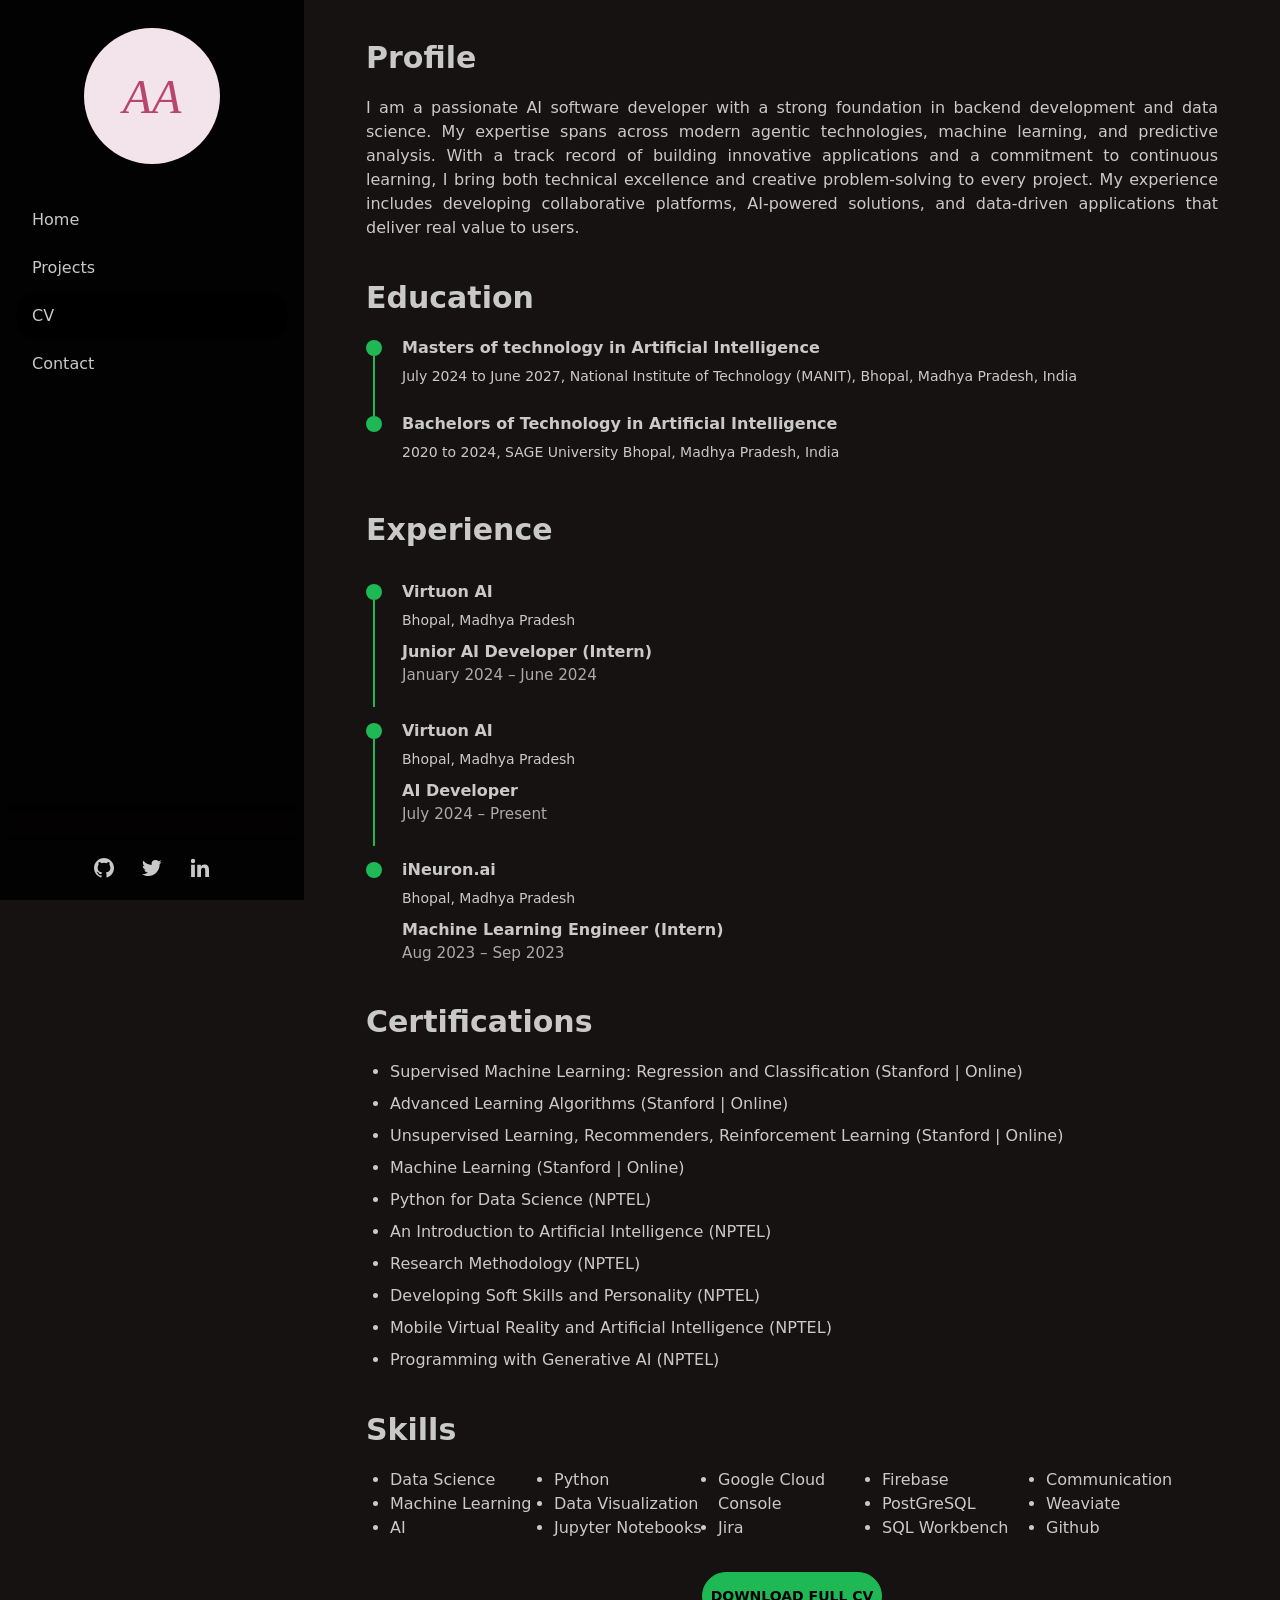
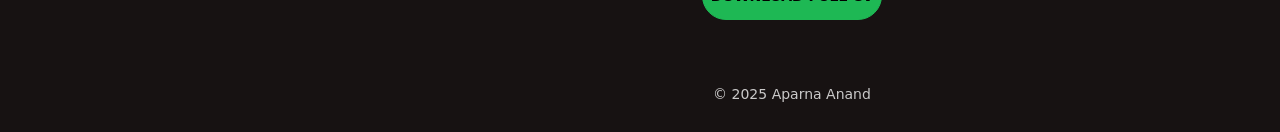
<file: cv/index.html>
<!DOCTYPE html>
<html lang="en" data-theme="forest">
<meta http-equiv="content-type" content="text/html;charset=utf-8" />

<head>
    <meta charset="utf-8">
    <meta name="viewport" content="width=device-width,initial-scale=1">
    <link rel="icon" type="image/svg+xml" href="../favicon.png">
    <meta name="generator" content="Astro v4.16.18">
    <title>Resume</title>
    <meta name="title" content="Resume">
    <meta name="description" content="Portfolio Website">
    <meta property="og:type" content="website">
    <meta property="og:url" content="index.html">
    <meta property="og:title" content="Resume">
    <meta property="og:description" content="Portfolio Website">
    <meta property="og:image" content="https://anandaparna126.github.io/og-image.png">
    <meta property="twitter:card" content="summary_large_image">
    <meta property="twitter:url" content="index.html">
    <meta property="twitter:title" content="Resume">
    <meta property="twitter:description" content="Portfolio Website">
    <meta property="twitter:image" content="https://anandaparna126.github.io/og-image.png">
    <link rel="stylesheet" href="../css/_page_.z1WstDkA.css">
    <style>
        .time-line-container>div:last-child .education__time>.education__line {
            display: none
        }
    </style>
</head>

<body>
    <div class="bg-base-100 drawer lg:drawer-open"> <input id="my-drawer" type="checkbox" class="drawer-toggle">
        <div class="drawer-content bg-base-100">
            <div
                class="sticky lg:hidden top-0 z-30 flex h-16 w-full justify-center bg-opacity-90 backdrop-blur transition-all duration-100 bg-base-100 text-base-content shadow-sm">
                <div class="navbar">
                    <div class="navbar-start"> 
                        <label for="my-drawer" class="btn btn-square btn-ghost"> 
                            <svg
                                xmlns="http://www.w3.org/2000/svg" fill="none" viewBox="0 0 24 24"
                                class="inline-block w-5 h-5 stroke-current">
                                <path stroke-linecap="round" stroke-linejoin="round" stroke-width="2"
                                    d="M4 6h16M4 12h16M4 18h16"></path>
                            </svg> </label> </div>
                    <div class="navbar-center"> <a class="btn btn-ghost normal-case text-xl"
                            href="../index.html">Aparna Anand</a> </div>
                    <div class="navbar-end"></div>
                </div>
            </div>
            <div class="md:flex md:justify-center">
                <main class="p-6 pt-10 lg:max-w-[900px] max-w-[100vw]">
                    <div class="mb-5">
                        <div class="text-3xl w-full font-bold">Profile</div>
                    </div>
                    <div class="mb-10 text-justify">
                        I am a passionate AI software developer with a strong foundation in backend development and data
                        science. My expertise spans across modern agentic technologies, machine learning, and predictive analysis. With a track record of building innovative applications and a commitment to
                        continuous learning, I bring both technical excellence and creative problem-solving to every
                        project. My experience includes developing collaborative platforms, AI-powered solutions, and
                        data-driven applications that deliver real value to users.
                    </div>

                    <!-- education sections starts -->
                    <div class="mb-5">
                        <div class="text-3xl w-full font-bold">Education</div>
                    </div>
                    <div class="time-line-container grid gap-4 mb-10">
                        <div class="flex">
                            <div class="education__time"> 
                                <span
                                    class="w-4 h-4 bg-primary block rounded-full mt-1">
                                </span> 
                                <span
                                    class="education__line bg-primary block h-full w-[2px] translate-x-[7px]">
                                </span>
                            </div>
                            <div class="experience__data bd-grid px-5">
                                <h3 class="font-semibold mb-1">Masters of technology in Artificial Intelligence</h3> 
                                <span
                                    class="font-light text-sm">July 2024 to June 2027, National Institute of Technology (MANIT), Bhopal, Madhya Pradesh, India
                                </span>
                                <p class="my-2 text-justify"> </p>
                            </div>
                        </div>
                        <div class="flex">
                            <div class="education__time"> 
                                <span
                                    class="w-4 h-4 bg-primary block rounded-full mt-1">
                                </span> 
                                <span
                                    class="education__line bg-primary block h-full w-[2px] translate-x-[7px]">
                                </span>
                            </div>
                            <div class="experience__data bd-grid px-5">
                                <h3 class="font-semibold mb-1">Bachelors of Technology in Artificial Intelligence</h3> 
                                <span
                                    class="font-light text-sm">2020 to 2024, SAGE University Bhopal, Madhya Pradesh, India
                                </span>
                                <p class="my-2 text-justify"> </p>
                            </div>
                        </div>
                        
                    </div>
                    <!-- education section ends -->


                    <!-- experience section starts -->
                    <div class="mb-5">
                        <div class="text-3xl w-full font-bold">Experience</div>
                    </div>
                    <div class="time-line-container mb-10">

                        <div style="margin-top:2em;">
                            <div class="flex">
                                <div class="education__time"> 
                                    <span
                                        class="w-4 h-4 bg-primary block rounded-full mt-1">
                                    </span> 
                                    <span
                                        class="education__line bg-primary block h-full w-[2px] translate-x-[7px]">
                                    </span>
                                </div>
                                <div class="experience__data bd-grid px-5">
                                    <h3 class="font-semibold mb-1">Virtuon AI</h3> 
                                    <span class="font-light text-sm">Bhopal, Madhya Pradesh
                                    </span>
                                    <p class="my-2 text-justify">
                                    <div class="role-block">
                                        <div class="role-title" style="font-weight:bold;">Junior AI Developer (Intern)
                                        </div>
                                        <div class="role-dates" style="font-size:0.95em; color:#aaa;">January 2024 –
                                            June 2024</div>
                                        <div class="role-desc"></div>
                                    </div>
                                    </p>
                                </div>
                            </div>
                        </div>

                        <div style="margin-top:2em;">
                            <div class="flex">
                                <div class="education__time"> <span
                                        class="w-4 h-4 bg-primary block rounded-full mt-1"></span> <span
                                        class="education__line bg-primary block h-full w-[2px] translate-x-[7px]"></span>
                                </div>
                                <div class="experience__data bd-grid px-5">
                                    <h3 class="font-semibold mb-1">Virtuon AI</h3> <span
                                        class="font-light text-sm">Bhopal, Madhya Pradesh</span>
                                    <p class="my-2 text-justify">
                                    <div class="role-block">
                                        <div class="role-title" style="font-weight:bold;">AI Developer</div>
                                        <div class="role-dates" style="font-size:0.95em; color:#aaa;">July 2024 –
                                            Present</div>
                                        <div class="role-desc"> </div>
                                    </div>
                                    </p>
                                </div>
                            </div>
                        </div>

                        <div style="margin-top:2em;">
                            <div class="flex">
                                <div class="education__time"> <span
                                        class="w-4 h-4 bg-primary block rounded-full mt-1"></span> <span
                                        class="education__line bg-primary block h-full w-[2px] translate-x-[7px]"></span>
                                </div>
                                <div class="experience__data bd-grid px-5">
                                    <h3 class="font-semibold mb-1">iNeuron.ai</h3>
                                    <span class="font-light text-sm">Bhopal, Madhya Pradesh</span>
                                    <p class="my-2 text-justify">
                                    <div class="role-block">
                                        <div class="role-title" style="font-weight:bold;">Machine Learning Engineer (Intern)</div>
                                        <div class="role-dates" style="font-size:0.95em; color:#aaa;">Aug 2023 – Sep 2023</div>
                                        <div class="role-desc"> </div>
                                    </div>
                                    <!-- <div class="role-block" style="margin-top:1em;">
                                        <div class="role-title" style="font-weight:bold;">Peer Mentor Team Lead</div>
                                        <div class="role-dates" style="font-size:0.95em; color:#aaa;">September 2024 –
                                            Present</div>
                                        <div class="role-desc">
                                            Leading a team of 6 peer mentors, I provide guidance and support to the peer
                                            mentorship program at the Office of Student Engagement. I develop and
                                            implement training programs, facilitate group discussions, and collaborate
                                            with peers to achieve program goals. Additionally, I provide one-on-one
                                            support to students, helping them navigate academic and personal challenges
                                            while fostering a sense of community and belonging on campus.
                                        </div>
                                    </div> -->
                                    </p>
                                </div>
                            </div>
                        </div> 
                        <!-- 
                        <div style="margin-top:2em;">
                            <div class="flex">
                                <div class="education__time"> <span
                                        class="w-4 h-4 bg-primary block rounded-full mt-1"></span> <span
                                        class="education__line bg-primary block h-full w-[2px] translate-x-[7px]"></span>
                                </div>
                                <div class="experience__data bd-grid px-5">
                                    <h3 class="font-semibold mb-1">STEM &amp; Space, India</h3> <span
                                        class="font-light text-sm">India</span>
                                    <p class="my-2 text-justify">
                                    <div class="role-block">
                                        <div class="role-title" style="font-weight:bold;">IASC Mentor</div>
                                        <div class="role-dates" style="font-size:0.95em; color:#aaa;">April 2023 –
                                            December 2023</div>
                                        <div class="role-desc">
                                            As a mentor in the International Astronomical Search Collaboration (IASC), I
                                            guided students through three asteroid hunt campaigns, overseeing 140
                                            students across 33 teams. I taught them to use Astrometrica software for
                                            asteroid tracking, provided data analysis guidance, and fostered their
                                            enthusiasm for STEM fields. I also facilitated group discussions and
                                            collaborated with peers to achieve program objectives.
                                        </div>
                                    </div>
                                    </p>
                                </div>
                            </div>
                        </div>

                        <div style="margin-top:2em;">
                            <div class="flex">
                                <div class="education__time"> <span
                                        class="w-4 h-4 bg-primary block rounded-full mt-1"></span> <span
                                        class="education__line bg-primary block h-full w-[2px] translate-x-[7px]"></span>
                                </div>
                                <div class="experience__data bd-grid px-5">
                                    <h3 class="font-semibold mb-1">NASA - National Aeronautics and Space Administration
                                    </h3> <span class="font-light text-sm">Remote, United States</span>
                                    <p class="my-2 text-justify">
                                    <div class="role-block">
                                        <div class="role-title" style="font-weight:bold;">GLEE - Greater Lunar
                                            Expedition for Everyone</div>
                                        <div class="role-dates" style="font-size:0.95em; color:#aaa;">May 2022 – August
                                            2023</div>
                                        <div class="role-desc">
                                            As the leader of project team 3055, I oversaw LunaSAT experiments,
                                            collaborated with other teams, managed data collection and experiments, and
                                            served as the main point of contact for stakeholders. My focus was on
                                            fostering collaboration and innovation while ensuring project goals aligned
                                            with the Great Lunar Expedition program's objectives for advancing lunar
                                            exploration technology.
                                        </div>
                                    </div>
                                    </p>
                                </div>
                            </div>
                        </div>-->

                    </div>
                    <!-- experience section ends -->

                    <div class="mb-5">
                        <div class="text-3xl w-full font-bold">Certifications</div>
                    </div>
                    <ul class="list-disc mx-6 mb-10 grid gap-2">
                        <li> <a href="https://www.coursera.org/account/accomplishments/verify/8R8D7ZZH4KZU"
                                target="_blank">Supervised Machine Learning: Regression and Classification (Stanford | Online)</a> </li>
                        <li> <a href="https://www.coursera.org/account/accomplishments/verify/3YE9U5DRGY7E" target="_blank">Advanced Learning Algorithms (Stanford | Online)</a> </li>
                        <li> <a href="https://www.coursera.org/account/accomplishments/verify/7GPPMU89NRLY"
                                target="_blank">Unsupervised Learning, Recommenders, Reinforcement Learning (Stanford | Online)</a> </li>
                        <li> <a href="https://www.coursera.org/account/accomplishments/specialization/TY48EQ4WGAGN"
                                target="_blank">Machine Learning (Stanford | Online)</a> </li>
                        <li> <a href="https://archive.nptel.ac.in/noc/B2C/candidate_login/candidate_scores.php?courseid=noc24-cs54"
                                target="_blank">Python for Data Science (NPTEL)</a> </li>
                        <li> <a href="https://archive.nptel.ac.in/noc/B2C/candidate_login/candidate_scores.php?courseid=noc24-cs08"
                                target="_blank">An Introduction to Artificial Intelligence (NPTEL)</a> </li>
                        <li> <a href="https://archive.nptel.ac.in/noc/B2C/candidate_login/candidate_scores.php?courseid=noc25-ge66"
                                target="_blank">Research Methodology (NPTEL)</a> </li>
                        <li> <a href="https://archive.nptel.ac.in/noc/B2C/candidate_login/candidate_scores.php?courseid=noc25-hs174"
                                target="_blank">Developing Soft Skills and Personality (NPTEL)</a> </li>
                        <li> <a href="https://archive.nptel.ac.in/noc/B2C/candidate_login/candidate_scores.php?courseid=noc25-cs80"
                                target="_blank">Mobile Virtual Reality and Artificial Intelligence (NPTEL)</a> </li>
                        <li> <a href="https://archive.nptel.ac.in/noc/B2C/candidate_login/candidate_scores.php?courseid=noc25-cs137"
                                target="_blank">Programming with Generative AI (NPTEL)</a> </li>
                    </ul>
                    <div class="mb-5">
                        <div class="text-3xl w-full font-bold">Skills</div>
                    </div>
                    <ul class="list-disc md:columns-5 columns-2 mx-6">
                        <li>Data Science</li>
                        <li>Machine Learning</li>
                        <li>AI</li>
                        <li>Python</li>
                        <li>Data Visualization</li>
                        <li>Jupyter Notebooks</li>
                        <li>Google Cloud Console</li>
                        <li>Jira</li>
                        <li>Firebase</li>
                        <li>PostGreSQL</li>
                        <li>SQL Workbench</li>
                        <li>Communication</li>
                        <li>Weaviate</li>
                        <li>Github</li>
                    </ul>
                    <div class="flex justify-center items-center mt-8"> <a href="../resume/Aparna_Anand_Resume.pdf" download
                            class="btn btn-primary p-2">
                            Download Full CV
                        </a> </div>
                </main>
            </div>
            <footer class="footer footer-center block mb-5 pt-10">
                <div class="pb-2">
                    &copy; 2025 Aparna Anand
                </div>
                <div class="inline opacity-75">
                    </div>
            </footer>
        </div>
        <div class="drawer-side z-40"> <label for="my-drawer" class="drawer-overlay"></label>
            <aside class="px-2 pt-2 h-auto min-h-full w-[19rem] bg-base-200 text-base-content flex flex-col">
                <div class="w-fit mx-auto mt-5 mb-6"> <a href="../index.html">
                        <div class="avatar transition ease-in-out hover:scale-[102%] block m-auto">
                            <div class="w-[8.5rem]"> <span style="display:grid;place-items:center;width:8.5rem;height:8.5rem;border-radius:50%;background:#f3e3ea;color:#b8466c;font:italic 3rem Georgia,serif">AA</span> </div>
                        </div>
                    </a> </div>
                <ul class="menu grow shrink menu-md overflow-y-auto">
                    <li><a class="py-3 text-base" id="home" href="../index.html">Home</a></li>
                    <li><a class="py-3 text-base" id="projects" href="../projects/index.html">Projects</a></li>
                    <li><a class="py-3 text-base" id="cv" href="../cv/index.html">CV</a></li>
                    <li> <a class="py-3 text-base" href="mailto:anandaparna1203@gmail.com" target="_blank"
                            referrerpolicy="no-referrer-when-downgrade">Contact</a> </li>
                </ul>
                <script>(function () {
                        const sideBarActiveItemID = "cv";
                        const activeClass = "bg-base-300";

                        const activeItemElem = document.getElementById(sideBarActiveItemID);
                        activeItemElem && activeItemElem.classList.add(activeClass);
                    })();</script>
                <div
                    class="block sticky pointer-events-none bottom-10 bg-base-200 justify-center h-12 [mask-image:linear-gradient(transparent,#000000)]">
                </div>
                <div class="social-icons px-4 pb-5 pt-1 flex self-center justify-center sticky bottom-0 bg-base-200"> 
                    
    <a href="https://github.com/anandaparna126" target="_blank" class="mx-3" aria-label="Github"
                        title="Github"> <svg xmlns="http://www.w3.org/2000/svg" width="24" height="24"
                            viewBox="0 0 24 24" style="fill: currentColor;transform: ;msFilter:;">
                            <path fill-rule="evenodd" clip-rule="evenodd"
                                d="M12.026 2c-5.509 0-9.974 4.465-9.974 9.974 0 4.406 2.857 8.145 6.821 9.465.499.09.679-.217.679-.481 0-.237-.008-.865-.011-1.696-2.775.602-3.361-1.338-3.361-1.338-.452-1.152-1.107-1.459-1.107-1.459-.905-.619.069-.605.069-.605 1.002.07 1.527 1.028 1.527 1.028.89 1.524 2.336 1.084 2.902.829.091-.645.351-1.085.635-1.334-2.214-.251-4.542-1.107-4.542-4.93 0-1.087.389-1.979 1.024-2.675-.101-.253-.446-1.268.099-2.64 0 0 .837-.269 2.742 1.021a9.582 9.582 0 0 1 2.496-.336 9.554 9.554 0 0 1 2.496.336c1.906-1.291 2.742-1.021 2.742-1.021.545 1.372.203 2.387.099 2.64.64.696 1.024 1.587 1.024 2.675 0 3.833-2.33 4.675-4.552 4.922.355.308.675.916.675 1.846 0 1.334-.012 2.41-.012 2.737 0 .267.178.577.687.479C19.146 20.115 22 16.379 22 11.974 22 6.465 17.535 2 12.026 2z">
                            </path>
                        </svg> </a> <a href="https://x.com/anand_apar9601" target="_blank" class="mx-3"
                        aria-label="Twitter" title="Twitter"> <svg xmlns="http://www.w3.org/2000/svg" width="24"
                            height="24" viewBox="0 0 24 24" style="fill: currentColor;transform: ;msFilter:;">
                            <path
                                d="M19.633 7.997c.013.175.013.349.013.523 0 5.325-4.053 11.461-11.46 11.461-2.282 0-4.402-.661-6.186-1.809.324.037.636.05.973.05a8.07 8.07 0 0 0 5.001-1.721 4.036 4.036 0 0 1-3.767-2.793c.249.037.499.062.761.062.361 0 .724-.05 1.061-.137a4.027 4.027 0 0 1-3.23-3.953v-.05c.537.299 1.16.486 1.82.511a4.022 4.022 0 0 1-1.796-3.354c0-.748.199-1.434.548-2.032a11.457 11.457 0 0 0 8.306 4.215c-.062-.3-.1-.611-.1-.923a4.026 4.026 0 0 1 4.028-4.028c1.16 0 2.207.486 2.943 1.272a7.957 7.957 0 0 0 2.556-.973 4.02 4.02 0 0 1-1.771 2.22 8.073 8.073 0 0 0 2.319-.624 8.645 8.645 0 0 1-2.019 2.083z">
                            </path>
                        </svg> </a> <a href="https://www.linkedin.com/in/aparna-anand-067697227/" target="_blank" class="mx-3"
                        aria-label="Linkedin" title="Linkedin"> <svg xmlns="http://www.w3.org/2000/svg" width="24"
                            height="24" viewBox="0 0 24 24" style="fill: currentColor;transform: ;msFilter:;">
                            <circle cx="4.983" cy="5.009" r="2.188"></circle>
                            <path
                                d="M9.237 8.855v12.139h3.769v-6.003c0-1.584.298-3.118 2.262-3.118 1.937 0 1.961 1.811 1.961 3.218v5.904H21v-6.657c0-3.27-.704-5.783-4.526-5.783-1.835 0-3.065 1.007-3.568 1.96h-.051v-1.66H9.237zm-6.142 0H6.87v12.139H3.095z">
                            </path>
                        </svg> </a> 
                       
</div>
            </aside>
        </div>
    </div>
</body>

</html>
</file>
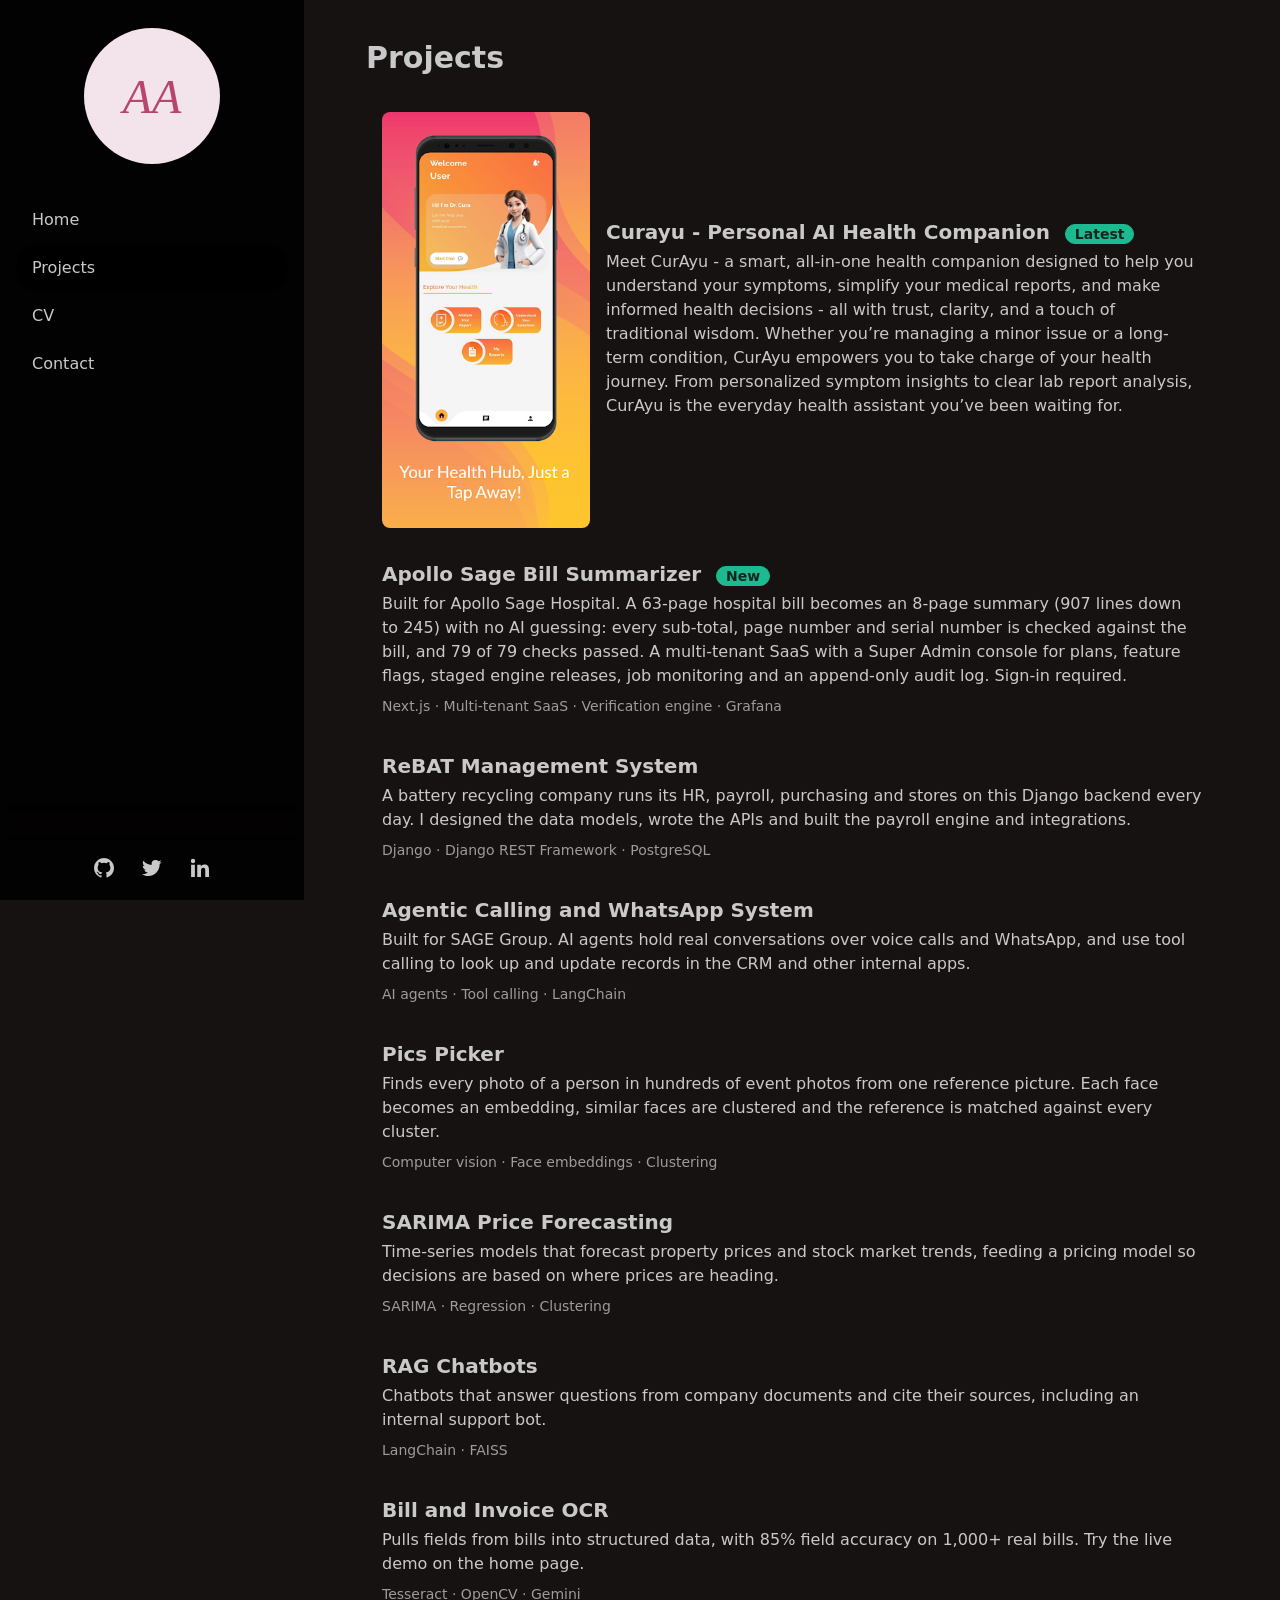
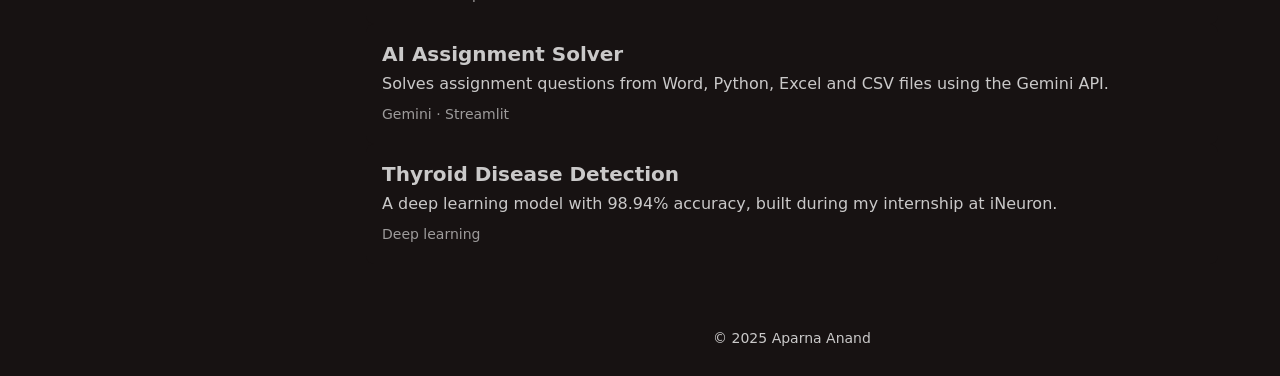
<file: projects/index.html>
<!DOCTYPE html>
<html lang="en" data-theme="forest">

<meta http-equiv="content-type" content="text/html;charset=utf-8" />

<head>
    <meta charset="utf-8">
    <meta name="viewport" content="width=device-width,initial-scale=1">
    <link rel="icon" type="image/svg+xml" href="../favicon.png">
    <meta name="generator" content="Astro v4.16.18">
    <title>Projects</title>
    <meta name="title" content="Projects">
    <meta name="description" content="Portfolio Website">
    <meta property="og:type" content="website">
    <meta property="og:url" content="index.html">
    <meta property="og:title" content="Projects">
    <meta property="og:description" content="Portfolio Website">
    <meta property="og:image" content="https://anandaparna126.github.io/og-image.png">
    <meta property="twitter:card" content="summary_large_image">
    <meta property="twitter:url" content="index.html">
    <meta property="twitter:title" content="Projects">
    <meta property="twitter:description" content="Portfolio Website">
    <meta property="twitter:image" content="https://anandaparna126.github.io/og-image.png">
    <link rel="stylesheet" href="../css/_page_.z1WstDkA.css">
    <style>
        .time-line-container>div:last-child .education__time>.education__line {
            display: none
        }
    </style>
<script data-goatcounter="https://aparnaa.goatcounter.com/count" async src="https://gc.zgo.at/count.js"></script>
</head>

<body>
    <div class="bg-base-100 drawer lg:drawer-open"> <input id="my-drawer" type="checkbox" class="drawer-toggle">
        <div class="drawer-content bg-base-100">
            <div
                class="sticky lg:hidden top-0 z-30 flex h-16 w-full justify-center bg-opacity-90 backdrop-blur transition-all duration-100 bg-base-100 text-base-content shadow-sm">
                <div class="navbar">
                    <div class="navbar-start"> <label for="my-drawer" class="btn btn-square btn-ghost"> <svg
                                xmlns="http://www.w3.org/2000/svg" fill="none" viewBox="0 0 24 24"
                                class="inline-block w-5 h-5 stroke-current">
                                <path stroke-linecap="round" stroke-linejoin="round" stroke-width="2"
                                    d="M4 6h16M4 12h16M4 18h16"></path>
                            </svg> </label> </div>
                    <div class="navbar-center"> <a class="btn btn-ghost normal-case text-xl"
                            href="../index.html">Aparna Anand</a> </div>
                    <div class="navbar-end"></div>
                </div>
            </div>
            <div class="md:flex md:justify-center">
                <main class="p-6 pt-10 lg:max-w-[900px] max-w-[100vw]">
                    <div>
                        <div class="text-3xl w-full font-bold mb-5">Projects</div>
                    </div>
                    <div class="rounded-lg bg-base-100 hover:shadow-xl transition ease-in-out hover:scale-[102%]"> 
                            <div class="hero-content flex-col md:flex-row"> <img
                                    src="../css/curayu.webp" alt="CurAyu app screens"
                                    class="max-w-full md:max-w-[13rem] rounded-lg" width="750" height="422"
                                    loading="lazy" decoding="async">
                                <div class="grow w-full">
                                    <h1 class="text-xl font-bold"> Curayu - Personal AI Health Companion <div class="badge badge-secondary mx-2">
                                            Latest</div>
                                    </h1>
                                    <p class="py-1 text-1xl">Meet CurAyu - a smart, all-in-one health companion designed to help you understand your symptoms, simplify your medical reports, and make informed health decisions - all with trust, clarity, and a touch of traditional wisdom.
                                    Whether you’re managing a minor issue or a long-term condition, CurAyu empowers you to take charge of your health journey. From personalized symptom insights to clear lab report analysis, CurAyu is the everyday health assistant you’ve been waiting for.</p>
                                    <div class="card-actions justify-end"> </div>
                                </div>
                            </div>
                         
                    </div>

                    <div class="rounded-lg bg-base-100 hover:shadow-xl transition ease-in-out hover:scale-[102%]">
                        <a href="http://apollo-sage.122.169.32.119.nip.io:3100/" target="_blank" rel="noopener">
                            <div class="hero-content flex-col md:flex-row"> <div class="grow w-full">
                                    <h1 class="text-xl font-bold"> Apollo Sage Bill Summarizer <div class="badge badge-secondary mx-2">New</div> </h1>
                                    <p class="py-1 text-1xl">Built for Apollo Sage Hospital. A 63-page hospital bill becomes an 8-page summary (907 lines down to 245) with no AI guessing: every sub-total, page number and serial number is checked against the bill, and 79 of 79 checks passed. A multi-tenant SaaS with a Super Admin console for plans, feature flags, staged engine releases, job monitoring and an append-only audit log. Sign-in required.</p>
                                    <p class="py-1 text-sm opacity-75">Next.js · Multi-tenant SaaS · Verification engine · Grafana</p>
                                </div>
                            </div>
                        </a>
                    </div>
                    <div class="rounded-lg bg-base-100 hover:shadow-xl transition ease-in-out hover:scale-[102%]">
                        <a href="https://workspace.virtuonai.com" target="_blank" rel="noopener">
                            <div class="hero-content flex-col md:flex-row"> <div class="grow w-full">
                                    <h1 class="text-xl font-bold"> ReBAT Management System </h1>
                                    <p class="py-1 text-1xl">A battery recycling company runs its HR, payroll, purchasing and stores on this Django backend every day. I designed the data models, wrote the APIs and built the payroll engine and integrations.</p>
                                    <p class="py-1 text-sm opacity-75">Django · Django REST Framework · PostgreSQL</p>
                                </div>
                            </div>
                        </a>
                    </div>
                    <div class="rounded-lg bg-base-100 hover:shadow-xl transition ease-in-out hover:scale-[102%]">
                        <div class="hero-content flex-col md:flex-row"> <div class="grow w-full">
                                    <h1 class="text-xl font-bold"> Agentic Calling and WhatsApp System </h1>
                                    <p class="py-1 text-1xl">Built for SAGE Group. AI agents hold real conversations over voice calls and WhatsApp, and use tool calling to look up and update records in the CRM and other internal apps.</p>
                                    <p class="py-1 text-sm opacity-75">AI agents · Tool calling · LangChain</p>
                                </div>
                            </div>
                    </div>
                    <div class="rounded-lg bg-base-100 hover:shadow-xl transition ease-in-out hover:scale-[102%]">
                        <div class="hero-content flex-col md:flex-row"> <div class="grow w-full">
                                    <h1 class="text-xl font-bold"> Pics Picker </h1>
                                    <p class="py-1 text-1xl">Finds every photo of a person in hundreds of event photos from one reference picture. Each face becomes an embedding, similar faces are clustered and the reference is matched against every cluster.</p>
                                    <p class="py-1 text-sm opacity-75">Computer vision · Face embeddings · Clustering</p>
                                </div>
                            </div>
                    </div>
                    <div class="rounded-lg bg-base-100 hover:shadow-xl transition ease-in-out hover:scale-[102%]">
                        <div class="hero-content flex-col md:flex-row"> <div class="grow w-full">
                                    <h1 class="text-xl font-bold"> SARIMA Price Forecasting </h1>
                                    <p class="py-1 text-1xl">Time-series models that forecast property prices and stock market trends, feeding a pricing model so decisions are based on where prices are heading.</p>
                                    <p class="py-1 text-sm opacity-75">SARIMA · Regression · Clustering</p>
                                </div>
                            </div>
                    </div>
                    <div class="rounded-lg bg-base-100 hover:shadow-xl transition ease-in-out hover:scale-[102%]">
                        <div class="hero-content flex-col md:flex-row"> <div class="grow w-full">
                                    <h1 class="text-xl font-bold"> RAG Chatbots </h1>
                                    <p class="py-1 text-1xl">Chatbots that answer questions from company documents and cite their sources, including an internal support bot.</p>
                                    <p class="py-1 text-sm opacity-75">LangChain · FAISS</p>
                                </div>
                            </div>
                    </div>
                    <div class="rounded-lg bg-base-100 hover:shadow-xl transition ease-in-out hover:scale-[102%]">
                        <a href="../index.html#ocr-demo" target="_blank" rel="noopener">
                            <div class="hero-content flex-col md:flex-row"> <div class="grow w-full">
                                    <h1 class="text-xl font-bold"> Bill and Invoice OCR </h1>
                                    <p class="py-1 text-1xl">Pulls fields from bills into structured data, with 85% field accuracy on 1,000+ real bills. Try the live demo on the home page.</p>
                                    <p class="py-1 text-sm opacity-75">Tesseract · OpenCV · Gemini</p>
                                </div>
                            </div>
                        </a>
                    </div>
                    <div class="rounded-lg bg-base-100 hover:shadow-xl transition ease-in-out hover:scale-[102%]">
                        <div class="hero-content flex-col md:flex-row"> <div class="grow w-full">
                                    <h1 class="text-xl font-bold"> AI Assignment Solver </h1>
                                    <p class="py-1 text-1xl">Solves assignment questions from Word, Python, Excel and CSV files using the Gemini API.</p>
                                    <p class="py-1 text-sm opacity-75">Gemini · Streamlit</p>
                                </div>
                            </div>
                    </div>
                    <div class="rounded-lg bg-base-100 hover:shadow-xl transition ease-in-out hover:scale-[102%]">
                        <div class="hero-content flex-col md:flex-row"> <div class="grow w-full">
                                    <h1 class="text-xl font-bold"> Thyroid Disease Detection </h1>
                                    <p class="py-1 text-1xl">A deep learning model with 98.94% accuracy, built during my internship at iNeuron.</p>
                                    <p class="py-1 text-sm opacity-75">Deep learning</p>
                                </div>
                            </div>
                    </div>


                </main>
            </div>
            <footer class="footer footer-center block mb-5 pt-10">
                <div class="pb-2">
                    &copy; 2025 Aparna Anand
                </div>
                <div class="inline opacity-75">
                     </div>
            </footer>
        </div>
        <div class="drawer-side z-40"> <label for="my-drawer" class="drawer-overlay"></label>
            <aside class="px-2 pt-2 h-auto min-h-full w-[19rem] bg-base-200 text-base-content flex flex-col">
                <div class="w-fit mx-auto mt-5 mb-6"> <a href="../index.html">
                        <div class="avatar transition ease-in-out hover:scale-[102%] block m-auto">
                            <div class="w-[8.5rem]"> <span style="display:grid;place-items:center;width:8.5rem;height:8.5rem;border-radius:50%;background:#f3e3ea;color:#b8466c;font:italic 3rem Georgia,serif">AA</span> </div>
                        </div>
                    </a> </div>
                <ul class="menu grow shrink menu-md overflow-y-auto">
                    <li><a class="py-3 text-base" id="home" href="../index.html">Home</a></li>
                    <li><a class="py-3 text-base" id="projects" href="../projects/index.html">Projects</a></li>
                    <li><a class="py-3 text-base" id="cv" href="../cv/index.html">CV</a></li>
                    <li> <a class="py-3 text-base" href="mailto:anandaparna1203@gmail.com" target="_blank"
                            referrerpolicy="no-referrer-when-downgrade">Contact</a> </li>
                </ul>
                <script>(function () {
                        const sideBarActiveItemID = "projects";
                        const activeClass = "bg-base-300";

                        const activeItemElem = document.getElementById(sideBarActiveItemID);
                        activeItemElem && activeItemElem.classList.add(activeClass);
                    })();</script>
                <div
                    class="block sticky pointer-events-none bottom-10 bg-base-200 justify-center h-12 [mask-image:linear-gradient(transparent,#000000)]">
                </div>
                <div class="social-icons px-4 pb-5 pt-1 flex self-center justify-center sticky bottom-0 bg-base-200"> 
                   
                    
                    <a href="https://github.com/anandaparna126" target="_blank" class="mx-3" aria-label="Github"
                        title="Github"> <svg xmlns="http://www.w3.org/2000/svg" width="24" height="24"
                            viewBox="0 0 24 24" style="fill: currentColor;transform: ;msFilter:;">
                            <path fill-rule="evenodd" clip-rule="evenodd"
                                d="M12.026 2c-5.509 0-9.974 4.465-9.974 9.974 0 4.406 2.857 8.145 6.821 9.465.499.09.679-.217.679-.481 0-.237-.008-.865-.011-1.696-2.775.602-3.361-1.338-3.361-1.338-.452-1.152-1.107-1.459-1.107-1.459-.905-.619.069-.605.069-.605 1.002.07 1.527 1.028 1.527 1.028.89 1.524 2.336 1.084 2.902.829.091-.645.351-1.085.635-1.334-2.214-.251-4.542-1.107-4.542-4.93 0-1.087.389-1.979 1.024-2.675-.101-.253-.446-1.268.099-2.64 0 0 .837-.269 2.742 1.021a9.582 9.582 0 0 1 2.496-.336 9.554 9.554 0 0 1 2.496.336c1.906-1.291 2.742-1.021 2.742-1.021.545 1.372.203 2.387.099 2.64.64.696 1.024 1.587 1.024 2.675 0 3.833-2.33 4.675-4.552 4.922.355.308.675.916.675 1.846 0 1.334-.012 2.41-.012 2.737 0 .267.178.577.687.479C19.146 20.115 22 16.379 22 11.974 22 6.465 17.535 2 12.026 2z">
                            </path>
                        </svg> 
                    </a> 
                    <a href="https://x.com/anand_apar9601" target="_blank" class="mx-3"
                        aria-label="Twitter" title="Twitter"> <svg xmlns="http://www.w3.org/2000/svg" width="24"
                            height="24" viewBox="0 0 24 24" style="fill: currentColor;transform: ;msFilter:;">
                            <path
                                d="M19.633 7.997c.013.175.013.349.013.523 0 5.325-4.053 11.461-11.46 11.461-2.282 0-4.402-.661-6.186-1.809.324.037.636.05.973.05a8.07 8.07 0 0 0 5.001-1.721 4.036 4.036 0 0 1-3.767-2.793c.249.037.499.062.761.062.361 0 .724-.05 1.061-.137a4.027 4.027 0 0 1-3.23-3.953v-.05c.537.299 1.16.486 1.82.511a4.022 4.022 0 0 1-1.796-3.354c0-.748.199-1.434.548-2.032a11.457 11.457 0 0 0 8.306 4.215c-.062-.3-.1-.611-.1-.923a4.026 4.026 0 0 1 4.028-4.028c1.16 0 2.207.486 2.943 1.272a7.957 7.957 0 0 0 2.556-.973 4.02 4.02 0 0 1-1.771 2.22 8.073 8.073 0 0 0 2.319-.624 8.645 8.645 0 0 1-2.019 2.083z">
                            </path>
                        </svg> 
                    </a> 
                    <a href="https://www.linkedin.com/in/aparna-anand-067697227/" target="_blank" class="mx-3"
                        aria-label="Linkedin" title="Linkedin"> <svg xmlns="http://www.w3.org/2000/svg" width="24"
                            height="24" viewBox="0 0 24 24" style="fill: currentColor;transform: ;msFilter:;">
                            <circle cx="4.983" cy="5.009" r="2.188"></circle>
                            <path
                                d="M9.237 8.855v12.139h3.769v-6.003c0-1.584.298-3.118 2.262-3.118 1.937 0 1.961 1.811 1.961 3.218v5.904H21v-6.657c0-3.27-.704-5.783-4.526-5.783-1.835 0-3.065 1.007-3.568 1.96h-.051v-1.66H9.237zm-6.142 0H6.87v12.139H3.095z">
                            </path>
                        </svg> 
                    </a> 
    
                </div>
            </aside>
        </div>
    </div>
</body>

</html>
</file>
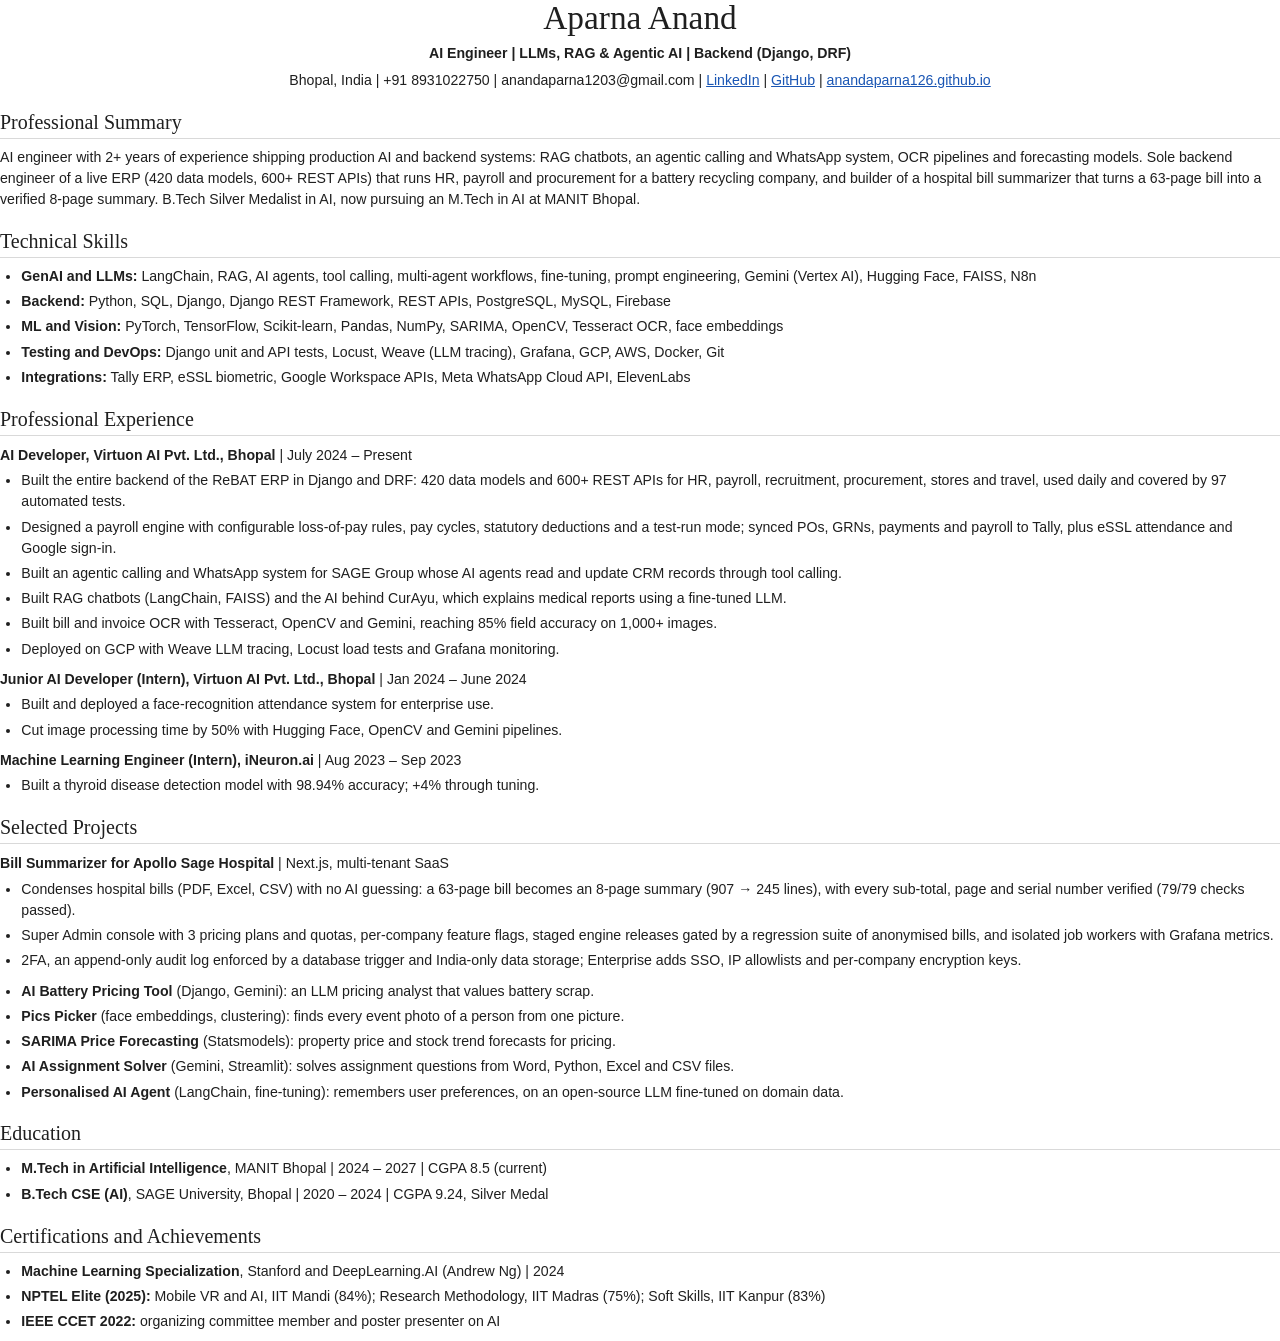
<file: resume/resume.html>
<!DOCTYPE html>
<!-- Source for Aparna_Anand_Resume.pdf. Rebuild with headless Chrome:
     chrome --headless=new --no-pdf-header-footer --print-to-pdf=Aparna_Anand_Resume.pdf resume.html -->
<html lang="en">
<head>
  <meta charset="utf-8">
  <title>Aparna Anand – Resume</title>
  <style>
    @page { size: A4; margin: 16mm 17mm; }
    * { box-sizing: border-box; }
    body { margin: 0; font: 10.6pt/1.5 "Segoe UI", Calibri, Arial, sans-serif; color: #1f1f1f; }
    a { color: #1a56b4; text-decoration: underline; }
    header { text-align: center; margin-bottom: 6pt; }
    h1 { font: 400 25pt/1.1 Georgia, "Times New Roman", serif; margin: 0 0 5pt; }
    .title { font-weight: 700; margin: 0 0 4pt; }
    .contact { margin: 0; }
    h2 { font: 400 15pt/1.2 Georgia, "Times New Roman", serif; margin: 14pt 0 6pt; padding-bottom: 3pt; border-bottom: 1px solid #d9d9d9; }
    p { margin: 0 0 5pt; }
    ul { margin: 0 0 7pt; padding-left: 16pt; }
    li { margin: 0 0 3pt; }
    .role { margin: 7pt 0 3pt; }
    h2, .role { break-after: avoid; }
    li { break-inside: avoid; }
  </style>
</head>
<body>
  <header>
    <h1>Aparna Anand</h1>
    <p class="title">AI Engineer | LLMs, RAG &amp; Agentic AI | Backend (Django, DRF)</p>
    <p class="contact">Bhopal, India | +91 8931022750 | anandaparna1203@gmail.com | <a href="https://www.linkedin.com/in/aparna-anand-067697227/">LinkedIn</a> | <a href="https://github.com/anandaparna126">GitHub</a> | <a href="https://anandaparna126.github.io">anandaparna126.github.io</a></p>
  </header>

  <h2>Professional Summary</h2>
  <p>AI engineer with 2+ years of experience shipping production AI and backend systems: RAG chatbots, an agentic calling and WhatsApp system, OCR pipelines and forecasting models. Sole backend engineer of a live ERP (420 data models, 600+ REST APIs) that runs HR, payroll and procurement for a battery recycling company, and builder of a hospital bill summarizer that turns a 63-page bill into a verified 8-page summary. B.Tech Silver Medalist in AI, now pursuing an M.Tech in AI at MANIT Bhopal.</p>

  <h2>Technical Skills</h2>
  <ul>
    <li><strong>GenAI and LLMs:</strong> LangChain, RAG, AI agents, tool calling, multi-agent workflows, fine-tuning, prompt engineering, Gemini (Vertex AI), Hugging Face, FAISS, N8n</li>
    <li><strong>Backend:</strong> Python, SQL, Django, Django REST Framework, REST APIs, PostgreSQL, MySQL, Firebase</li>
    <li><strong>ML and Vision:</strong> PyTorch, TensorFlow, Scikit-learn, Pandas, NumPy, SARIMA, OpenCV, Tesseract OCR, face embeddings</li>
    <li><strong>Testing and DevOps:</strong> Django unit and API tests, Locust, Weave (LLM tracing), Grafana, GCP, AWS, Docker, Git</li>
    <li><strong>Integrations:</strong> Tally ERP, eSSL biometric, Google Workspace APIs, Meta WhatsApp Cloud API, ElevenLabs</li>
  </ul>

  <h2>Professional Experience</h2>
  <p class="role"><strong>AI Developer, Virtuon AI Pvt. Ltd., Bhopal</strong> | July 2024 – Present</p>
  <ul>
    <li>Built the entire backend of the ReBAT ERP in Django and DRF: 420 data models and 600+ REST APIs for HR, payroll, recruitment, procurement, stores and travel, used daily and covered by 97 automated tests.</li>
    <li>Designed a payroll engine with configurable loss-of-pay rules, pay cycles, statutory deductions and a test-run mode; synced POs, GRNs, payments and payroll to Tally, plus eSSL attendance and Google sign-in.</li>
    <li>Built an agentic calling and WhatsApp system for SAGE Group whose AI agents read and update CRM records through tool calling.</li>
    <li>Built RAG chatbots (LangChain, FAISS) and the AI behind CurAyu, which explains medical reports using a fine-tuned LLM.</li>
    <li>Built bill and invoice OCR with Tesseract, OpenCV and Gemini, reaching 85% field accuracy on 1,000+ images.</li>
    <li>Deployed on GCP with Weave LLM tracing, Locust load tests and Grafana monitoring.</li>
  </ul>
  <p class="role"><strong>Junior AI Developer (Intern), Virtuon AI Pvt. Ltd., Bhopal</strong> | Jan 2024 – June 2024</p>
  <ul>
    <li>Built and deployed a face-recognition attendance system for enterprise use.</li>
    <li>Cut image processing time by 50% with Hugging Face, OpenCV and Gemini pipelines.</li>
  </ul>
  <p class="role"><strong>Machine Learning Engineer (Intern), iNeuron.ai</strong> | Aug 2023 – Sep 2023</p>
  <ul>
    <li>Built a thyroid disease detection model with 98.94% accuracy; +4% through tuning.</li>
  </ul>

  <h2>Selected Projects</h2>
  <p class="role"><strong>Bill Summarizer for Apollo Sage Hospital</strong> | Next.js, multi-tenant SaaS</p>
  <ul>
    <li>Condenses hospital bills (PDF, Excel, CSV) with no AI guessing: a 63-page bill becomes an 8-page summary (907 → 245 lines), with every sub-total, page and serial number verified (79/79 checks passed).</li>
    <li>Super Admin console with 3 pricing plans and quotas, per-company feature flags, staged engine releases gated by a regression suite of anonymised bills, and isolated job workers with Grafana metrics.</li>
    <li>2FA, an append-only audit log enforced by a database trigger and India-only data storage; Enterprise adds SSO, IP allowlists and per-company encryption keys.</li>
  </ul>
  <ul>
    <li><strong>AI Battery Pricing Tool</strong> (Django, Gemini): an LLM pricing analyst that values battery scrap.</li>
    <li><strong>Pics Picker</strong> (face embeddings, clustering): finds every event photo of a person from one picture.</li>
    <li><strong>SARIMA Price Forecasting</strong> (Statsmodels): property price and stock trend forecasts for pricing.</li>
    <li><strong>AI Assignment Solver</strong> (Gemini, Streamlit): solves assignment questions from Word, Python, Excel and CSV files.</li>
    <li><strong>Personalised AI Agent</strong> (LangChain, fine-tuning): remembers user preferences, on an open-source LLM fine-tuned on domain data.</li>
  </ul>

  <h2>Education</h2>
  <ul>
    <li><strong>M.Tech in Artificial Intelligence</strong>, MANIT Bhopal | 2024 – 2027 | CGPA 8.5 (current)</li>
    <li><strong>B.Tech CSE (AI)</strong>, SAGE University, Bhopal | 2020 – 2024 | CGPA 9.24, Silver Medal</li>
  </ul>

  <h2>Certifications and Achievements</h2>
  <ul>
    <li><strong>Machine Learning Specialization</strong>, Stanford and DeepLearning.AI (Andrew Ng) | 2024</li>
    <li><strong>NPTEL Elite (2025):</strong> Mobile VR and AI, IIT Mandi (84%); Research Methodology, IIT Madras (75%); Soft Skills, IIT Kanpur (83%)</li>
    <li><strong>IEEE CCET 2022:</strong> organizing committee member and poster presenter on AI</li>
  </ul>
</body>
</html>
</file>
<file: css/_page_.z1WstDkA.css>
*,
:before,
:after {
    --tw-border-spacing-x: 0;
    --tw-border-spacing-y: 0;
    --tw-translate-x: 0;
    --tw-translate-y: 0;
    --tw-rotate: 0;
    --tw-skew-x: 0;
    --tw-skew-y: 0;
    --tw-scale-x: 1;
    --tw-scale-y: 1;
    --tw-pan-x: ;
    --tw-pan-y: ;
    --tw-pinch-zoom: ;
    --tw-scroll-snap-strictness: proximity;
    --tw-gradient-from-position: ;
    --tw-gradient-via-position: ;
    --tw-gradient-to-position: ;
    --tw-ordinal: ;
    --tw-slashed-zero: ;
    --tw-numeric-figure: ;
    --tw-numeric-spacing: ;
    --tw-numeric-fraction: ;
    --tw-ring-inset: ;
    --tw-ring-offset-width: 0px;
    --tw-ring-offset-color: #fff;
    --tw-ring-color: rgb(59 130 246 / .5);
    --tw-ring-offset-shadow: 0 0 #0000;
    --tw-ring-shadow: 0 0 #0000;
    --tw-shadow: 0 0 #0000;
    --tw-shadow-colored: 0 0 #0000;
    --tw-blur: ;
    --tw-brightness: ;
    --tw-contrast: ;
    --tw-grayscale: ;
    --tw-hue-rotate: ;
    --tw-invert: ;
    --tw-saturate: ;
    --tw-sepia: ;
    --tw-drop-shadow: ;
    --tw-backdrop-blur: ;
    --tw-backdrop-brightness: ;
    --tw-backdrop-contrast: ;
    --tw-backdrop-grayscale: ;
    --tw-backdrop-hue-rotate: ;
    --tw-backdrop-invert: ;
    --tw-backdrop-opacity: ;
    --tw-backdrop-saturate: ;
    --tw-backdrop-sepia: ;
    --tw-contain-size: ;
    --tw-contain-layout: ;
    --tw-contain-paint: ;
    --tw-contain-style:
}

::backdrop {
    --tw-border-spacing-x: 0;
    --tw-border-spacing-y: 0;
    --tw-translate-x: 0;
    --tw-translate-y: 0;
    --tw-rotate: 0;
    --tw-skew-x: 0;
    --tw-skew-y: 0;
    --tw-scale-x: 1;
    --tw-scale-y: 1;
    --tw-pan-x: ;
    --tw-pan-y: ;
    --tw-pinch-zoom: ;
    --tw-scroll-snap-strictness: proximity;
    --tw-gradient-from-position: ;
    --tw-gradient-via-position: ;
    --tw-gradient-to-position: ;
    --tw-ordinal: ;
    --tw-slashed-zero: ;
    --tw-numeric-figure: ;
    --tw-numeric-spacing: ;
    --tw-numeric-fraction: ;
    --tw-ring-inset: ;
    --tw-ring-offset-width: 0px;
    --tw-ring-offset-color: #fff;
    --tw-ring-color: rgb(59 130 246 / .5);
    --tw-ring-offset-shadow: 0 0 #0000;
    --tw-ring-shadow: 0 0 #0000;
    --tw-shadow: 0 0 #0000;
    --tw-shadow-colored: 0 0 #0000;
    --tw-blur: ;
    --tw-brightness: ;
    --tw-contrast: ;
    --tw-grayscale: ;
    --tw-hue-rotate: ;
    --tw-invert: ;
    --tw-saturate: ;
    --tw-sepia: ;
    --tw-drop-shadow: ;
    --tw-backdrop-blur: ;
    --tw-backdrop-brightness: ;
    --tw-backdrop-contrast: ;
    --tw-backdrop-grayscale: ;
    --tw-backdrop-hue-rotate: ;
    --tw-backdrop-invert: ;
    --tw-backdrop-opacity: ;
    --tw-backdrop-saturate: ;
    --tw-backdrop-sepia: ;
    --tw-contain-size: ;
    --tw-contain-layout: ;
    --tw-contain-paint: ;
    --tw-contain-style:
}

*,
:before,
:after {
    box-sizing: border-box;
    border-width: 0;
    border-style: solid;
    border-color: #e5e7eb
}

:before,
:after {
    --tw-content: ""
}

html,
:host {
    line-height: 1.5;
    -webkit-text-size-adjust: 100%;
    -moz-tab-size: 4;
    -o-tab-size: 4;
    tab-size: 4;
    font-family: ui-sans-serif, system-ui, sans-serif, "Apple Color Emoji", "Segoe UI Emoji", Segoe UI Symbol, "Noto Color Emoji";
    font-feature-settings: normal;
    font-variation-settings: normal;
    -webkit-tap-highlight-color: transparent
}

body {
    margin: 0;
    line-height: inherit
}

hr {
    height: 0;
    color: inherit;
    border-top-width: 1px
}

abbr:where([title]) {
    -webkit-text-decoration: underline dotted;
    text-decoration: underline dotted
}

h1,
h2,
h3,
h4,
h5,
h6 {
    font-size: inherit;
    font-weight: inherit
}

a {
    color: inherit;
    text-decoration: inherit
}

b,
strong {
    font-weight: bolder
}

code,
kbd,
samp,
pre {
    font-family: ui-monospace, SFMono-Regular, Menlo, Monaco, Consolas, Liberation Mono, Courier New, monospace;
    font-feature-settings: normal;
    font-variation-settings: normal;
    font-size: 1em
}

small {
    font-size: 80%
}

sub,
sup {
    font-size: 75%;
    line-height: 0;
    position: relative;
    vertical-align: baseline
}

sub {
    bottom: -.25em
}

sup {
    top: -.5em
}

table {
    text-indent: 0;
    border-color: inherit;
    border-collapse: collapse
}

button,
input,
optgroup,
select,
textarea {
    font-family: inherit;
    font-feature-settings: inherit;
    font-variation-settings: inherit;
    font-size: 100%;
    font-weight: inherit;
    line-height: inherit;
    letter-spacing: inherit;
    color: inherit;
    margin: 0;
    padding: 0
}

button,
select {
    text-transform: none
}

button,
input:where([type=button]),
input:where([type=reset]),
input:where([type=submit]) {
    -webkit-appearance: button;
    background-color: transparent;
    background-image: none
}

:-moz-focusring {
    outline: auto
}

:-moz-ui-invalid {
    box-shadow: none
}

progress {
    vertical-align: baseline
}

::-webkit-inner-spin-button,
::-webkit-outer-spin-button {
    height: auto
}

[type=search] {
    -webkit-appearance: textfield;
    outline-offset: -2px
}

::-webkit-search-decoration {
    -webkit-appearance: none
}

::-webkit-file-upload-button {
    -webkit-appearance: button;
    font: inherit
}

summary {
    display: list-item
}

blockquote,
dl,
dd,
h1,
h2,
h3,
h4,
h5,
h6,
hr,
figure,
p,
pre {
    margin: 0
}

fieldset {
    margin: 0;
    padding: 0
}

legend {
    padding: 0
}

ol,
ul,
menu {
    list-style: none;
    margin: 0;
    padding: 0
}

dialog {
    padding: 0
}

textarea {
    resize: vertical
}

input::-moz-placeholder,
textarea::-moz-placeholder {
    opacity: 1;
    color: #9ca3af
}

input::placeholder,
textarea::placeholder {
    opacity: 1;
    color: #9ca3af
}

button,
[role=button] {
    cursor: pointer
}

:disabled {
    cursor: default
}

img,
svg,
video,
canvas,
audio,
iframe,
embed,
object {
    display: block;
    vertical-align: middle
}

img,
video {
    max-width: 100%;
    height: auto
}

[hidden]:where(:not([hidden=until-found])) {
    display: none
}

:root,
[data-theme] {
    background-color: hsl(var(--b1) / var(--tw-bg-opacity, 1));
    color: hsl(var(--bc) / var(--tw-text-opacity, 1))
}

html {
    -webkit-tap-highlight-color: transparent
}

:root {
    color-scheme: light;
    --pf: 259 94% 44%;
    --sf: 314 100% 40%;
    --af: 174 75% 39%;
    --nf: 214 20% 14%;
    --in: 198 93% 60%;
    --su: 158 64% 52%;
    --wa: 43 96% 56%;
    --er: 0 91% 71%;
    --inc: 198 100% 12%;
    --suc: 158 100% 10%;
    --wac: 43 100% 11%;
    --erc: 0 100% 14%;
    --rounded-box: 1rem;
    --rounded-btn: .5rem;
    --rounded-badge: 1.9rem;
    --animation-btn: .25s;
    --animation-input: .2s;
    --btn-text-case: uppercase;
    --btn-focus-scale: .95;
    --border-btn: 1px;
    --tab-border: 1px;
    --tab-radius: .5rem;
    --p: 259 94% 51%;
    --pc: 259 96% 91%;
    --s: 314 100% 47%;
    --sc: 314 100% 91%;
    --a: 174 75% 46%;
    --ac: 174 75% 11%;
    --n: 214 20% 21%;
    --nc: 212 19% 87%;
    --b1: 0 0% 100%;
    --b2: 0 0% 95%;
    --b3: 180 2% 90%;
    --bc: 215 28% 17%
}

@media (prefers-color-scheme: dark) {
    :root {
        color-scheme: dark;
        --pf: 262 80% 43%;
        --sf: 316 70% 43%;
        --af: 175 70% 34%;
        --in: 198 93% 60%;
        --su: 158 64% 52%;
        --wa: 43 96% 56%;
        --er: 0 91% 71%;
        --inc: 198 100% 12%;
        --suc: 158 100% 10%;
        --wac: 43 100% 11%;
        --erc: 0 100% 14%;
        --rounded-box: 1rem;
        --rounded-btn: .5rem;
        --rounded-badge: 1.9rem;
        --animation-btn: .25s;
        --animation-input: .2s;
        --btn-text-case: uppercase;
        --btn-focus-scale: .95;
        --border-btn: 1px;
        --tab-border: 1px;
        --tab-radius: .5rem;
        --p: 262 80% 50%;
        --pc: 0 0% 100%;
        --s: 316 70% 50%;
        --sc: 0 0% 100%;
        --a: 175 70% 41%;
        --ac: 0 0% 100%;
        --n: 213 18% 20%;
        --nf: 212 17% 17%;
        --nc: 220 13% 69%;
        --b1: 212 18% 14%;
        --b2: 213 18% 12%;
        --b3: 213 18% 10%;
        --bc: 220 13% 69%
    }
}

[data-theme=light] {
    color-scheme: light;
    --pf: 259 94% 44%;
    --sf: 314 100% 40%;
    --af: 174 75% 39%;
    --nf: 214 20% 14%;
    --in: 198 93% 60%;
    --su: 158 64% 52%;
    --wa: 43 96% 56%;
    --er: 0 91% 71%;
    --inc: 198 100% 12%;
    --suc: 158 100% 10%;
    --wac: 43 100% 11%;
    --erc: 0 100% 14%;
    --rounded-box: 1rem;
    --rounded-btn: .5rem;
    --rounded-badge: 1.9rem;
    --animation-btn: .25s;
    --animation-input: .2s;
    --btn-text-case: uppercase;
    --btn-focus-scale: .95;
    --border-btn: 1px;
    --tab-border: 1px;
    --tab-radius: .5rem;
    --p: 259 94% 51%;
    --pc: 259 96% 91%;
    --s: 314 100% 47%;
    --sc: 314 100% 91%;
    --a: 174 75% 46%;
    --ac: 174 75% 11%;
    --n: 214 20% 21%;
    --nc: 212 19% 87%;
    --b1: 0 0% 100%;
    --b2: 0 0% 95%;
    --b3: 180 2% 90%;
    --bc: 215 28% 17%
}

[data-theme=dark] {
    color-scheme: dark;
    --pf: 262 80% 43%;
    --sf: 316 70% 43%;
    --af: 175 70% 34%;
    --in: 198 93% 60%;
    --su: 158 64% 52%;
    --wa: 43 96% 56%;
    --er: 0 91% 71%;
    --inc: 198 100% 12%;
    --suc: 158 100% 10%;
    --wac: 43 100% 11%;
    --erc: 0 100% 14%;
    --rounded-box: 1rem;
    --rounded-btn: .5rem;
    --rounded-badge: 1.9rem;
    --animation-btn: .25s;
    --animation-input: .2s;
    --btn-text-case: uppercase;
    --btn-focus-scale: .95;
    --border-btn: 1px;
    --tab-border: 1px;
    --tab-radius: .5rem;
    --p: 262 80% 50%;
    --pc: 0 0% 100%;
    --s: 316 70% 50%;
    --sc: 0 0% 100%;
    --a: 175 70% 41%;
    --ac: 0 0% 100%;
    --n: 213 18% 20%;
    --nf: 212 17% 17%;
    --nc: 220 13% 69%;
    --b1: 212 18% 14%;
    --b2: 213 18% 12%;
    --b3: 213 18% 10%;
    --bc: 220 13% 69%
}

[data-theme=cupcake] {
    color-scheme: light;
    --pf: 183 47% 52%;
    --sf: 338 71% 71%;
    --af: 39 84% 51%;
    --nf: 280 46% 7%;
    --in: 198 93% 60%;
    --su: 158 64% 52%;
    --wa: 43 96% 56%;
    --er: 0 91% 71%;
    --pc: 183 20% 13%;
    --sc: 340 15% 16%;
    --ac: 37 41% 13%;
    --nc: 283 9% 81%;
    --inc: 198 100% 12%;
    --suc: 158 100% 10%;
    --wac: 43 100% 11%;
    --erc: 0 100% 14%;
    --rounded-box: 1rem;
    --rounded-badge: 1.9rem;
    --animation-btn: .25s;
    --animation-input: .2s;
    --btn-text-case: uppercase;
    --btn-focus-scale: .95;
    --border-btn: 1px;
    --p: 183 47% 59%;
    --s: 338 71% 78%;
    --a: 39 84% 58%;
    --n: 280 46% 14%;
    --b1: 24 33% 97%;
    --b2: 27 22% 92%;
    --b3: 23 14% 89%;
    --bc: 280 46% 14%;
    --rounded-btn: 1.9rem;
    --tab-border: 2px;
    --tab-radius: .5rem
}

[data-theme=bumblebee] {
    color-scheme: light;
    --pf: 50 94% 51%;
    --sf: 41 74% 46%;
    --af: 24 67% 52%;
    --nf: 240 33% 7%;
    --b2: 0 0% 93%;
    --b3: 0 0% 86%;
    --in: 198 93% 60%;
    --su: 158 64% 52%;
    --wa: 43 96% 56%;
    --er: 0 91% 71%;
    --bc: 146 0% 19%;
    --ac: 23 34% 13%;
    --nc: 247 7% 81%;
    --inc: 198 100% 12%;
    --suc: 158 100% 10%;
    --wac: 43 100% 11%;
    --erc: 0 100% 14%;
    --rounded-box: 1rem;
    --rounded-btn: .5rem;
    --rounded-badge: 1.9rem;
    --animation-btn: .25s;
    --animation-input: .2s;
    --btn-text-case: uppercase;
    --btn-focus-scale: .95;
    --border-btn: 1px;
    --tab-border: 1px;
    --tab-radius: .5rem;
    --p: 50 94% 58%;
    --pc: 240 33% 14%;
    --s: 41 74% 53%;
    --sc: 240 33% 14%;
    --a: 24 67% 59%;
    --n: 240 33% 14%;
    --b1: 0 0% 100%
}

[data-theme=emerald] {
    color-scheme: light;
    --pf: 141 50% 53%;
    --sf: 219 96% 53%;
    --af: 10 81% 49%;
    --nf: 219 20% 18%;
    --b2: 0 0% 93%;
    --b3: 0 0% 86%;
    --in: 198 93% 60%;
    --su: 158 64% 52%;
    --wa: 43 96% 56%;
    --er: 0 91% 71%;
    --inc: 198 100% 12%;
    --suc: 158 100% 10%;
    --wac: 43 100% 11%;
    --erc: 0 100% 14%;
    --rounded-box: 1rem;
    --rounded-btn: .5rem;
    --rounded-badge: 1.9rem;
    --btn-text-case: uppercase;
    --border-btn: 1px;
    --tab-border: 1px;
    --tab-radius: .5rem;
    --p: 141 50% 60%;
    --pc: 151 28% 19%;
    --s: 219 96% 60%;
    --sc: 210 20% 98%;
    --a: 10 81% 56%;
    --ac: 210 20% 98%;
    --n: 219 20% 25%;
    --nc: 210 20% 98%;
    --b1: 0 0% 100%;
    --bc: 219 20% 25%;
    --animation-btn: 0;
    --animation-input: 0;
    --btn-focus-scale: 1
}

[data-theme=corporate] {
    color-scheme: light;
    --pf: 229 96% 57%;
    --sf: 215 26% 52%;
    --af: 154 49% 53%;
    --nf: 233 27% 6%;
    --b2: 0 0% 93%;
    --b3: 0 0% 86%;
    --in: 198 93% 60%;
    --su: 158 64% 52%;
    --wa: 43 96% 56%;
    --er: 0 91% 71%;
    --pc: 243 100% 94%;
    --sc: 216 13% 13%;
    --ac: 151 21% 13%;
    --inc: 198 100% 12%;
    --suc: 158 100% 10%;
    --wac: 43 100% 11%;
    --erc: 0 100% 14%;
    --btn-text-case: uppercase;
    --border-btn: 1px;
    --tab-border: 1px;
    --tab-radius: .5rem;
    --p: 229 96% 64%;
    --s: 215 26% 59%;
    --a: 154 49% 60%;
    --n: 233 27% 13%;
    --nc: 210 38% 95%;
    --b1: 0 0% 100%;
    --bc: 233 27% 13%;
    --rounded-box: .25rem;
    --rounded-btn: .125rem;
    --rounded-badge: .125rem;
    --animation-btn: 0;
    --animation-input: 0;
    --btn-focus-scale: 1
}

[data-theme=synthwave] {
    color-scheme: dark;
    --pf: 321 70% 62%;
    --sf: 197 87% 58%;
    --af: 48 89% 50%;
    --nf: 253 59% 13%;
    --b2: 253 58% 8%;
    --b3: 253 58% 1%;
    --pc: 323 23% 15%;
    --sc: 199 28% 14%;
    --ac: 45 42% 13%;
    --rounded-box: 1rem;
    --rounded-btn: .5rem;
    --rounded-badge: 1.9rem;
    --animation-btn: .25s;
    --animation-input: .2s;
    --btn-text-case: uppercase;
    --btn-focus-scale: .95;
    --border-btn: 1px;
    --tab-border: 1px;
    --tab-radius: .5rem;
    --p: 321 70% 69%;
    --s: 197 87% 65%;
    --a: 48 89% 57%;
    --n: 253 59% 20%;
    --nc: 260 60% 98%;
    --b1: 253 58% 15%;
    --bc: 260 60% 98%;
    --in: 199 87% 64%;
    --inc: 257 63% 17%;
    --su: 168 74% 68%;
    --suc: 257 63% 17%;
    --wa: 48 89% 57%;
    --wac: 257 63% 17%;
    --er: 352 74% 57%;
    --erc: 260 60% 98%
}

[data-theme=retro] {
    color-scheme: light;
    --pf: 3 74% 69%;
    --sf: 145 27% 65%;
    --af: 24 67% 52%;
    --nf: 340 7% 10%;
    --inc: 239 85% 93%;
    --suc: 126 38% 89%;
    --wac: 29 59% 11%;
    --erc: 11 100% 91%;
    --animation-btn: .25s;
    --animation-input: .2s;
    --btn-text-case: uppercase;
    --btn-focus-scale: .95;
    --border-btn: 1px;
    --tab-border: 1px;
    --tab-radius: .5rem;
    --p: 3 74% 76%;
    --pc: 345 5% 15%;
    --s: 145 27% 72%;
    --sc: 345 5% 15%;
    --a: 24 67% 59%;
    --ac: 345 5% 15%;
    --n: 340 7% 17%;
    --nc: 43 41% 88%;
    --b1: 45 47% 80%;
    --b2: 44 47% 73%;
    --b3: 44 47% 68%;
    --bc: 345 5% 15%;
    --in: 221 83% 53%;
    --su: 142 76% 36%;
    --wa: 32 95% 44%;
    --er: 0 72% 51%;
    --rounded-box: .4rem;
    --rounded-btn: .4rem;
    --rounded-badge: .4rem
}

[data-theme=cyberpunk] {
    color-scheme: light;
    --pf: 345 100% 66%;
    --sf: 195 80% 63%;
    --af: 276 74% 64%;
    --nf: 57 100% 6%;
    --b2: 56 100% 43%;
    --b3: 56 100% 36%;
    --in: 198 93% 60%;
    --su: 158 64% 52%;
    --wa: 43 96% 56%;
    --er: 0 91% 71%;
    --bc: 53 46% 13%;
    --pc: 348 27% 15%;
    --sc: 196 23% 15%;
    --ac: 277 22% 15%;
    --inc: 198 100% 12%;
    --suc: 158 100% 10%;
    --wac: 43 100% 11%;
    --erc: 0 100% 14%;
    --animation-btn: .25s;
    --animation-input: .2s;
    --btn-text-case: uppercase;
    --btn-focus-scale: .95;
    --border-btn: 1px;
    --tab-border: 1px;
    font-family: ui-monospace, SFMono-Regular, Menlo, Monaco, Consolas, Liberation Mono, Courier New, monospace;
    --p: 345 100% 73%;
    --s: 195 80% 70%;
    --a: 276 74% 71%;
    --n: 57 100% 13%;
    --nc: 56 100% 50%;
    --b1: 56 100% 50%;
    --rounded-box: 0;
    --rounded-btn: 0;
    --rounded-badge: 0;
    --tab-radius: 0
}

[data-theme=valentine] {
    color-scheme: light;
    --pf: 353 74% 60%;
    --sf: 254 86% 70%;
    --af: 181 56% 63%;
    --nf: 336 43% 41%;
    --b2: 318 46% 82%;
    --b3: 318 46% 75%;
    --pc: 356 26% 14%;
    --sc: 256 20% 15%;
    --ac: 181 16% 15%;
    --inc: 239 85% 93%;
    --suc: 126 38% 89%;
    --wac: 29 59% 11%;
    --erc: 11 100% 91%;
    --rounded-box: 1rem;
    --rounded-badge: 1.9rem;
    --animation-btn: .25s;
    --animation-input: .2s;
    --btn-text-case: uppercase;
    --btn-focus-scale: .95;
    --border-btn: 1px;
    --tab-border: 1px;
    --tab-radius: .5rem;
    --p: 353 74% 67%;
    --s: 254 86% 77%;
    --a: 181 56% 70%;
    --n: 336 43% 48%;
    --nc: 318 46% 89%;
    --b1: 318 46% 89%;
    --bc: 344 38% 28%;
    --in: 221 83% 53%;
    --su: 142 76% 36%;
    --wa: 32 95% 44%;
    --er: 0 72% 51%;
    --rounded-btn: 1.9rem
}

[data-theme=halloween] {
    color-scheme: dark;
    --pf: 32 89% 45%;
    --sf: 271 46% 35%;
    --af: 91 100% 26%;
    --nf: 31 81% 3%;
    --b2: 0 0% 6%;
    --b3: 0 0% 0%;
    --bc: 145 0% 81%;
    --sc: 275 36% 88%;
    --nc: 26 11% 80%;
    --inc: 239 85% 93%;
    --suc: 126 38% 89%;
    --wac: 29 59% 11%;
    --erc: 11 100% 91%;
    --rounded-box: 1rem;
    --rounded-btn: .5rem;
    --rounded-badge: 1.9rem;
    --animation-btn: .25s;
    --animation-input: .2s;
    --btn-text-case: uppercase;
    --btn-focus-scale: .95;
    --border-btn: 1px;
    --tab-border: 1px;
    --tab-radius: .5rem;
    --p: 32 89% 52%;
    --pc: 180 7% 8%;
    --s: 271 46% 42%;
    --a: 91 100% 33%;
    --ac: 0 0% 0%;
    --n: 31 81% 10%;
    --b1: 0 0% 13%;
    --in: 221 83% 53%;
    --su: 142 76% 36%;
    --wa: 32 95% 44%;
    --er: 0 72% 51%
}

[data-theme=garden] {
    color-scheme: light;
    --pf: 331 100% 41%;
    --sf: 334 37% 34%;
    --af: 139 16% 36%;
    --nf: 44 100% 1%;
    --b2: 0 4% 84%;
    --b3: 0 4% 77%;
    --in: 198 93% 60%;
    --su: 158 64% 52%;
    --wa: 43 96% 56%;
    --er: 0 91% 71%;
    --pc: 346 100% 93%;
    --sc: 340 30% 88%;
    --ac: 136 12% 88%;
    --inc: 198 100% 12%;
    --suc: 158 100% 10%;
    --wac: 43 100% 11%;
    --erc: 0 100% 14%;
    --rounded-box: 1rem;
    --rounded-btn: .5rem;
    --rounded-badge: 1.9rem;
    --animation-btn: .25s;
    --animation-input: .2s;
    --btn-text-case: uppercase;
    --btn-focus-scale: .95;
    --border-btn: 1px;
    --tab-border: 1px;
    --tab-radius: .5rem;
    --p: 331 100% 48%;
    --s: 334 37% 41%;
    --a: 139 16% 43%;
    --n: 44 100% 8%;
    --nc: 0 4% 91%;
    --b1: 0 4% 91%;
    --bc: 0 3% 6%
}

[data-theme=forest] {
    color-scheme: dark;
    --pf: 141 72% 35%;
    --sf: 164 73% 35%;
    --af: 175 73% 35%;
    --nf: 161 37% 8%;
    --b2: 0 12% 1%;
    --b3: 0 0% 0%;
    --in: 198 93% 60%;
    --su: 158 64% 52%;
    --wa: 43 96% 56%;
    --er: 0 91% 71%;
    --bc: 360 1% 79%;
    --sc: 158 32% 11%;
    --ac: 172 31% 11%;
    --nc: 157 7% 81%;
    --inc: 198 100% 12%;
    --suc: 158 100% 10%;
    --wac: 43 100% 11%;
    --erc: 0 100% 14%;
    --rounded-box: 1rem;
    --rounded-badge: 1.9rem;
    --animation-btn: .25s;
    --animation-input: .2s;
    --btn-text-case: uppercase;
    --btn-focus-scale: .95;
    --border-btn: 1px;
    --tab-border: 1px;
    --tab-radius: .5rem;
    --p: 141 72% 42%;
    --pc: 0 0% 0%;
    --s: 164 73% 42%;
    --a: 175 73% 42%;
    --n: 161 37% 15%;
    --b1: 0 12% 8%;
    --rounded-btn: 1.9rem
}

[data-theme=aqua] {
    color-scheme: dark;
    --pf: 182 93% 42%;
    --sf: 274 31% 50%;
    --af: 47 100% 73%;
    --nf: 205 54% 43%;
    --b2: 219 53% 36%;
    --b3: 219 53% 29%;
    --bc: 228 38% 89%;
    --sc: 276 17% 12%;
    --ac: 46 19% 16%;
    --nc: 212 51% 91%;
    --inc: 239 85% 93%;
    --suc: 126 38% 89%;
    --wac: 29 59% 11%;
    --erc: 11 100% 91%;
    --rounded-box: 1rem;
    --rounded-btn: .5rem;
    --rounded-badge: 1.9rem;
    --animation-btn: .25s;
    --animation-input: .2s;
    --btn-text-case: uppercase;
    --btn-focus-scale: .95;
    --border-btn: 1px;
    --tab-border: 1px;
    --tab-radius: .5rem;
    --p: 182 93% 49%;
    --pc: 181 100% 17%;
    --s: 274 31% 57%;
    --a: 47 100% 80%;
    --n: 205 54% 50%;
    --b1: 219 53% 43%;
    --in: 221 83% 53%;
    --su: 142 76% 36%;
    --wa: 32 95% 44%;
    --er: 0 72% 51%
}

[data-theme=lofi] {
    color-scheme: light;
    --pf: 0 0% 0%;
    --sf: 0 2% 3%;
    --af: 0 0% 8%;
    --nf: 0 0% 0%;
    --btn-text-case: uppercase;
    --border-btn: 1px;
    --tab-border: 1px;
    --p: 0 0% 5%;
    --pc: 0 0% 100%;
    --s: 0 2% 10%;
    --sc: 0 0% 100%;
    --a: 0 0% 15%;
    --ac: 0 0% 100%;
    --n: 0 0% 0%;
    --nc: 0 0% 100%;
    --b1: 0 0% 100%;
    --b2: 0 0% 95%;
    --b3: 0 2% 90%;
    --bc: 0 0% 0%;
    --in: 212 100% 48%;
    --inc: 0 0% 100%;
    --su: 137 72% 46%;
    --suc: 0 0% 0%;
    --wa: 5 100% 66%;
    --wac: 0 0% 100%;
    --er: 325 78% 49%;
    --erc: 0 0% 100%;
    --rounded-box: .25rem;
    --rounded-btn: .125rem;
    --rounded-badge: .125rem;
    --animation-btn: 0;
    --animation-input: 0;
    --btn-focus-scale: 1;
    --tab-radius: 0
}

[data-theme=pastel] {
    color-scheme: light;
    --pf: 284 22% 73%;
    --sf: 352 70% 81%;
    --af: 158 55% 74%;
    --nf: 199 44% 54%;
    --in: 198 93% 60%;
    --su: 158 64% 52%;
    --wa: 43 96% 56%;
    --er: 0 91% 71%;
    --bc: 146 0% 19%;
    --pc: 284 4% 16%;
    --sc: 352 7% 17%;
    --ac: 158 10% 16%;
    --nc: 200 19% 13%;
    --inc: 198 100% 12%;
    --suc: 158 100% 10%;
    --wac: 43 100% 11%;
    --erc: 0 100% 14%;
    --rounded-box: 1rem;
    --rounded-badge: 1.9rem;
    --animation-btn: .25s;
    --animation-input: .2s;
    --btn-text-case: uppercase;
    --btn-focus-scale: .95;
    --border-btn: 1px;
    --tab-border: 1px;
    --tab-radius: .5rem;
    --p: 284 22% 80%;
    --s: 352 70% 88%;
    --a: 158 55% 81%;
    --n: 199 44% 61%;
    --b1: 0 0% 100%;
    --b2: 210 20% 98%;
    --b3: 216 12% 84%;
    --rounded-btn: 1.9rem
}

[data-theme=fantasy] {
    color-scheme: light;
    --pf: 296 83% 18%;
    --sf: 200 100% 30%;
    --af: 31 94% 44%;
    --nf: 215 28% 10%;
    --b2: 0 0% 93%;
    --b3: 0 0% 86%;
    --in: 198 93% 60%;
    --su: 158 64% 52%;
    --wa: 43 96% 56%;
    --er: 0 91% 71%;
    --pc: 302 27% 85%;
    --sc: 212 51% 90%;
    --ac: 28 57% 12%;
    --nc: 218 6% 82%;
    --inc: 198 100% 12%;
    --suc: 158 100% 10%;
    --wac: 43 100% 11%;
    --erc: 0 100% 14%;
    --rounded-box: 1rem;
    --rounded-btn: .5rem;
    --rounded-badge: 1.9rem;
    --animation-btn: .25s;
    --animation-input: .2s;
    --btn-text-case: uppercase;
    --btn-focus-scale: .95;
    --border-btn: 1px;
    --tab-border: 1px;
    --tab-radius: .5rem;
    --p: 296 83% 25%;
    --s: 200 100% 37%;
    --a: 31 94% 51%;
    --n: 215 28% 17%;
    --b1: 0 0% 100%;
    --bc: 215 28% 17%
}

[data-theme=wireframe] {
    color-scheme: light;
    --pf: 0 0% 65%;
    --sf: 0 0% 65%;
    --af: 0 0% 65%;
    --nf: 0 0% 85%;
    --bc: 146 0% 19%;
    --pc: 145 0% 15%;
    --sc: 145 0% 15%;
    --ac: 145 0% 15%;
    --nc: 145 0% 18%;
    --inc: 263 100% 91%;
    --suc: 105 32% 85%;
    --wac: 58 21% 11%;
    --erc: 17 100% 90%;
    --animation-btn: .25s;
    --animation-input: .2s;
    --btn-text-case: uppercase;
    --btn-focus-scale: .95;
    --border-btn: 1px;
    --tab-border: 1px;
    font-family: Chalkboard, comic sans ms, sanssecondaryerif;
    --p: 0 0% 72%;
    --s: 0 0% 72%;
    --a: 0 0% 72%;
    --n: 0 0% 92%;
    --b1: 0 0% 100%;
    --b2: 0 0% 93%;
    --b3: 0 0% 87%;
    --in: 240 100% 50%;
    --su: 120 100% 25%;
    --wa: 60 30% 50%;
    --er: 0 100% 50%;
    --rounded-box: .2rem;
    --rounded-btn: .2rem;
    --rounded-badge: .2rem;
    --tab-radius: .2rem
}

[data-theme=black] {
    color-scheme: dark;
    --pf: 0 2% 13%;
    --sf: 0 2% 13%;
    --af: 0 2% 13%;
    --bc: 145 0% 78%;
    --pc: 0 1% 82%;
    --sc: 0 1% 82%;
    --ac: 0 1% 82%;
    --nc: 0 0% 81%;
    --inc: 263 100% 91%;
    --suc: 105 32% 85%;
    --wac: 58 45% 13%;
    --erc: 17 100% 90%;
    --border-btn: 1px;
    --tab-border: 1px;
    --p: 0 2% 20%;
    --s: 0 2% 20%;
    --a: 0 2% 20%;
    --b1: 0 0% 0%;
    --b2: 0 0% 5%;
    --b3: 0 2% 10%;
    --n: 0 1% 15%;
    --nf: 0 2% 20%;
    --in: 240 100% 50%;
    --su: 120 100% 25%;
    --wa: 60 100% 50%;
    --er: 0 100% 50%;
    --rounded-box: 0;
    --rounded-btn: 0;
    --rounded-badge: 0;
    --animation-btn: 0;
    --animation-input: 0;
    --btn-text-case: lowercase;
    --btn-focus-scale: 1;
    --tab-radius: 0
}

[data-theme=luxury] {
    color-scheme: dark;
    --pf: 0 0% 93%;
    --sf: 218 54% 11%;
    --af: 319 22% 19%;
    --nf: 28 100% 3%;
    --pc: 146 0% 19%;
    --sc: 227 12% 82%;
    --ac: 322 9% 84%;
    --inc: 205 27% 15%;
    --suc: 88 35% 12%;
    --wac: 52 28% 14%;
    --erc: 3 31% 15%;
    --rounded-box: 1rem;
    --rounded-btn: .5rem;
    --rounded-badge: 1.9rem;
    --animation-btn: .25s;
    --animation-input: .2s;
    --btn-text-case: uppercase;
    --btn-focus-scale: .95;
    --border-btn: 1px;
    --tab-border: 1px;
    --tab-radius: .5rem;
    --p: 0 0% 100%;
    --s: 218 54% 18%;
    --a: 319 22% 26%;
    --n: 28 100% 10%;
    --nc: 44 100% 82%;
    --b1: 240 10% 4%;
    --b2: 270 4% 9%;
    --b3: 270 2% 18%;
    --bc: 37 67% 58%;
    --in: 202 100% 70%;
    --su: 89 62% 52%;
    --wa: 54 69% 64%;
    --er: 0 100% 72%
}

[data-theme=dracula] {
    color-scheme: dark;
    --pf: 326 100% 67%;
    --sf: 265 89% 71%;
    --af: 31 100% 64%;
    --nf: 230 15% 23%;
    --b2: 231 15% 11%;
    --b3: 231 15% 4%;
    --pc: 328 26% 15%;
    --sc: 266 19% 16%;
    --ac: 30 30% 15%;
    --nc: 232 7% 85%;
    --inc: 191 20% 16%;
    --suc: 128 30% 14%;
    --wac: 64 20% 15%;
    --erc: 5 39% 14%;
    --rounded-box: 1rem;
    --rounded-btn: .5rem;
    --rounded-badge: 1.9rem;
    --animation-btn: .25s;
    --animation-input: .2s;
    --btn-text-case: uppercase;
    --btn-focus-scale: .95;
    --border-btn: 1px;
    --tab-border: 1px;
    --tab-radius: .5rem;
    --p: 326 100% 74%;
    --s: 265 89% 78%;
    --a: 31 100% 71%;
    --n: 230 15% 30%;
    --b1: 231 15% 18%;
    --bc: 60 30% 96%;
    --in: 191 97% 77%;
    --su: 135 94% 65%;
    --wa: 65 92% 76%;
    --er: 0 100% 67%
}

[data-theme=cmyk] {
    color-scheme: light;
    --pf: 203 83% 53%;
    --sf: 335 78% 53%;
    --af: 56 100% 53%;
    --nf: 0 0% 3%;
    --b2: 0 0% 93%;
    --b3: 0 0% 86%;
    --bc: 146 0% 19%;
    --pc: 207 32% 14%;
    --sc: 344 100% 93%;
    --ac: 54 41% 14%;
    --nc: 145 0% 80%;
    --inc: 194 26% 12%;
    --suc: 295 30% 87%;
    --wac: 24 46% 13%;
    --erc: 12 100% 91%;
    --rounded-box: 1rem;
    --rounded-btn: .5rem;
    --rounded-badge: 1.9rem;
    --animation-btn: .25s;
    --animation-input: .2s;
    --btn-text-case: uppercase;
    --btn-focus-scale: .95;
    --border-btn: 1px;
    --tab-border: 1px;
    --tab-radius: .5rem;
    --p: 203 83% 60%;
    --s: 335 78% 60%;
    --a: 56 100% 60%;
    --n: 0 0% 10%;
    --b1: 0 0% 100%;
    --in: 192 48% 52%;
    --su: 291 48% 38%;
    --wa: 25 85% 57%;
    --er: 4 81% 56%
}

[data-theme=autumn] {
    color-scheme: light;
    --pf: 344 96% 21%;
    --sf: 0 63% 51%;
    --af: 27 56% 56%;
    --nf: 22 17% 37%;
    --b2: 0 0% 88%;
    --b3: 0 0% 81%;
    --bc: 145 0% 18%;
    --pc: 2 46% 87%;
    --sc: 6 87% 92%;
    --ac: 27 25% 13%;
    --nc: 21 15% 88%;
    --inc: 188 26% 12%;
    --suc: 161 25% 89%;
    --wac: 28 55% 12%;
    --erc: 8 100% 91%;
    --rounded-box: 1rem;
    --rounded-btn: .5rem;
    --rounded-badge: 1.9rem;
    --animation-btn: .25s;
    --animation-input: .2s;
    --btn-text-case: uppercase;
    --btn-focus-scale: .95;
    --border-btn: 1px;
    --tab-border: 1px;
    --tab-radius: .5rem;
    --p: 344 96% 28%;
    --s: 0 63% 58%;
    --a: 27 56% 63%;
    --n: 22 17% 44%;
    --b1: 0 0% 95%;
    --in: 187 48% 50%;
    --su: 165 34% 43%;
    --wa: 30 84% 50%;
    --er: 354 79% 49%
}

[data-theme=business] {
    color-scheme: dark;
    --pf: 210 64% 24%;
    --sf: 200 13% 48%;
    --af: 13 80% 53%;
    --nf: 213 14% 9%;
    --b2: 0 0% 6%;
    --b3: 0 0% 0%;
    --bc: 145 0% 80%;
    --pc: 219 26% 86%;
    --sc: 200 7% 12%;
    --ac: 14 40% 13%;
    --nc: 214 3% 81%;
    --inc: 210 64% 91%;
    --suc: 141 16% 12%;
    --wac: 37 30% 13%;
    --erc: 11 59% 89%;
    --animation-btn: .25s;
    --animation-input: .2s;
    --btn-text-case: uppercase;
    --btn-focus-scale: .95;
    --border-btn: 1px;
    --tab-border: 1px;
    --tab-radius: .5rem;
    --p: 210 64% 31%;
    --s: 200 13% 55%;
    --a: 13 80% 60%;
    --n: 213 14% 16%;
    --b1: 0 0% 13%;
    --in: 199 100% 42%;
    --su: 144 31% 56%;
    --wa: 39 64% 60%;
    --er: 6 56% 43%;
    --rounded-box: .25rem;
    --rounded-btn: .125rem;
    --rounded-badge: .125rem
}

[data-theme=acid] {
    color-scheme: light;
    --pf: 303 100% 43%;
    --sf: 27 100% 43%;
    --af: 72 98% 43%;
    --nf: 238 43% 10%;
    --b2: 0 0% 91%;
    --b3: 0 0% 84%;
    --bc: 145 0% 19%;
    --pc: 302 100% 93%;
    --sc: 25 62% 12%;
    --ac: 73 44% 13%;
    --nc: 248 11% 82%;
    --inc: 217 36% 14%;
    --suc: 145 23% 13%;
    --wac: 50 42% 13%;
    --erc: 15 100% 90%;
    --animation-btn: .25s;
    --animation-input: .2s;
    --btn-text-case: uppercase;
    --btn-focus-scale: .95;
    --border-btn: 1px;
    --tab-border: 1px;
    --tab-radius: .5rem;
    --p: 303 100% 50%;
    --s: 27 100% 50%;
    --a: 72 98% 50%;
    --n: 238 43% 17%;
    --b1: 0 0% 98%;
    --in: 210 92% 58%;
    --su: 149 50% 58%;
    --wa: 53 93% 57%;
    --er: 1 100% 45%;
    --rounded-box: 1.25rem;
    --rounded-btn: 1rem;
    --rounded-badge: 1rem
}

[data-theme=lemonade] {
    color-scheme: light;
    --pf: 89 96% 24%;
    --sf: 60 81% 48%;
    --af: 63 80% 81%;
    --nf: 238 43% 10%;
    --b2: 0 0% 93%;
    --b3: 0 0% 86%;
    --bc: 146 0% 19%;
    --pc: 89 39% 87%;
    --sc: 58 39% 13%;
    --ac: 62 8% 17%;
    --nc: 248 11% 82%;
    --inc: 192 5% 17%;
    --suc: 74 15% 16%;
    --wac: 49 21% 15%;
    --erc: 2 11% 16%;
    --rounded-box: 1rem;
    --rounded-btn: .5rem;
    --rounded-badge: 1.9rem;
    --animation-btn: .25s;
    --animation-input: .2s;
    --btn-text-case: uppercase;
    --btn-focus-scale: .95;
    --border-btn: 1px;
    --tab-border: 1px;
    --tab-radius: .5rem;
    --p: 89 96% 31%;
    --s: 60 81% 55%;
    --a: 63 80% 88%;
    --n: 238 43% 17%;
    --b1: 0 0% 100%;
    --in: 192 39% 85%;
    --su: 74 76% 79%;
    --wa: 50 87% 75%;
    --er: 1 70% 83%
}

[data-theme=night] {
    color-scheme: dark;
    --pf: 198 93% 53%;
    --sf: 234 89% 67%;
    --af: 329 86% 63%;
    --b2: 222 47% 4%;
    --b3: 0 0% 0%;
    --bc: 229 7% 80%;
    --pc: 202 34% 14%;
    --sc: 239 22% 15%;
    --ac: 332 26% 15%;
    --nc: 221 7% 82%;
    --suc: 169 31% 13%;
    --wac: 39 36% 14%;
    --erc: 354 28% 15%;
    --rounded-box: 1rem;
    --rounded-btn: .5rem;
    --rounded-badge: 1.9rem;
    --animation-btn: .25s;
    --animation-input: .2s;
    --btn-text-case: uppercase;
    --btn-focus-scale: .95;
    --border-btn: 1px;
    --tab-border: 1px;
    --tab-radius: .5rem;
    --p: 198 93% 60%;
    --s: 234 89% 74%;
    --a: 329 86% 70%;
    --n: 217 33% 17%;
    --nf: 217 30% 22%;
    --b1: 222 47% 11%;
    --in: 198 90% 48%;
    --inc: 0 0% 0%;
    --su: 172 66% 50%;
    --wa: 41 88% 64%;
    --er: 351 95% 71%
}

[data-theme=coffee] {
    color-scheme: dark;
    --pf: 30 67% 51%;
    --sf: 182 25% 13%;
    --af: 194 74% 18%;
    --nf: 0 0% 0%;
    --b2: 306 19% 4%;
    --b3: 0 0% 0%;
    --pc: 28 35% 13%;
    --sc: 182 6% 83%;
    --ac: 199 20% 85%;
    --nc: 300 1% 79%;
    --inc: 170 12% 14%;
    --suc: 92 11% 13%;
    --wac: 41 33% 14%;
    --erc: 11 25% 15%;
    --rounded-box: 1rem;
    --rounded-btn: .5rem;
    --rounded-badge: 1.9rem;
    --animation-btn: .25s;
    --animation-input: .2s;
    --btn-text-case: uppercase;
    --btn-focus-scale: .95;
    --border-btn: 1px;
    --tab-border: 1px;
    --tab-radius: .5rem;
    --p: 30 67% 58%;
    --s: 182 25% 20%;
    --a: 194 74% 25%;
    --n: 300 20% 6%;
    --b1: 306 19% 11%;
    --bc: 37 8% 42%;
    --in: 171 37% 67%;
    --su: 93 25% 62%;
    --wa: 43 100% 69%;
    --er: 10 95% 75%
}

[data-theme=winter] {
    color-scheme: light;
    --pf: 212 100% 44%;
    --sf: 247 47% 36%;
    --af: 310 49% 45%;
    --nf: 217 92% 3%;
    --pc: 231 100% 93%;
    --sc: 256 40% 88%;
    --ac: 316 56% 91%;
    --nc: 229 10% 80%;
    --inc: 192 18% 16%;
    --suc: 181 16% 14%;
    --wac: 32 9% 16%;
    --erc: 2 19% 15%;
    --rounded-box: 1rem;
    --rounded-btn: .5rem;
    --rounded-badge: 1.9rem;
    --animation-btn: .25s;
    --animation-input: .2s;
    --btn-text-case: uppercase;
    --btn-focus-scale: .95;
    --border-btn: 1px;
    --tab-border: 1px;
    --tab-radius: .5rem;
    --p: 212 100% 51%;
    --s: 247 47% 43%;
    --a: 310 49% 52%;
    --n: 217 92% 10%;
    --b1: 0 0% 100%;
    --b2: 217 100% 97%;
    --b3: 219 44% 92%;
    --bc: 214 30% 32%;
    --in: 192 93% 78%;
    --su: 182 47% 66%;
    --wa: 32 62% 84%;
    --er: 0 63% 72%
}

.prose {
    color: var(--tw-prose-body);
    max-width: 65ch
}

.prose :where(p):not(:where([class~=not-prose], [class~=not-prose] *)) {
    margin-top: 1.25em;
    margin-bottom: 1.25em
}

.prose :where([class~=lead]):not(:where([class~=not-prose], [class~=not-prose] *)) {
    color: var(--tw-prose-lead);
    font-size: 1.25em;
    line-height: 1.6;
    margin-top: 1.2em;
    margin-bottom: 1.2em
}

.prose :where(a):not(:where([class~=not-prose], [class~=not-prose] *)) {
    color: var(--tw-prose-links);
    text-decoration: underline;
    font-weight: 500
}

.prose :where(strong):not(:where([class~=not-prose], [class~=not-prose] *)) {
    color: var(--tw-prose-bold);
    font-weight: 600
}

.prose :where(a strong):not(:where([class~=not-prose], [class~=not-prose] *)) {
    color: inherit
}

.prose :where(blockquote strong):not(:where([class~=not-prose], [class~=not-prose] *)) {
    color: inherit
}

.prose :where(thead th strong):not(:where([class~=not-prose], [class~=not-prose] *)) {
    color: inherit
}

.prose :where(ol):not(:where([class~=not-prose], [class~=not-prose] *)) {
    list-style-type: decimal;
    margin-top: 1.25em;
    margin-bottom: 1.25em;
    padding-inline-start: 1.625em
}

.prose :where(ol[type=A]):not(:where([class~=not-prose], [class~=not-prose] *)) {
    list-style-type: upper-alpha
}

.prose :where(ol[type=a]):not(:where([class~=not-prose], [class~=not-prose] *)) {
    list-style-type: lower-alpha
}

.prose :where(ol[type=A s]):not(:where([class~=not-prose], [class~=not-prose] *)) {
    list-style-type: upper-alpha
}

.prose :where(ol[type=a s]):not(:where([class~=not-prose], [class~=not-prose] *)) {
    list-style-type: lower-alpha
}

.prose :where(ol[type=I]):not(:where([class~=not-prose], [class~=not-prose] *)) {
    list-style-type: upper-roman
}

.prose :where(ol[type=i]):not(:where([class~=not-prose], [class~=not-prose] *)) {
    list-style-type: lower-roman
}

.prose :where(ol[type=I s]):not(:where([class~=not-prose], [class~=not-prose] *)) {
    list-style-type: upper-roman
}

.prose :where(ol[type=i s]):not(:where([class~=not-prose], [class~=not-prose] *)) {
    list-style-type: lower-roman
}

.prose :where(ol[type="1"]):not(:where([class~=not-prose], [class~=not-prose] *)) {
    list-style-type: decimal
}

.prose :where(ul):not(:where([class~=not-prose], [class~=not-prose] *)) {
    list-style-type: disc;
    margin-top: 1.25em;
    margin-bottom: 1.25em;
    padding-inline-start: 1.625em
}

.prose :where(ol>li):not(:where([class~=not-prose], [class~=not-prose] *))::marker {
    font-weight: 400;
    color: var(--tw-prose-counters)
}

.prose :where(ul>li):not(:where([class~=not-prose], [class~=not-prose] *))::marker {
    color: var(--tw-prose-bullets)
}

.prose :where(dt):not(:where([class~=not-prose], [class~=not-prose] *)) {
    color: var(--tw-prose-headings);
    font-weight: 600;
    margin-top: 1.25em
}

.prose :where(hr):not(:where([class~=not-prose], [class~=not-prose] *)) {
    border-color: var(--tw-prose-hr);
    border-top-width: 1px;
    margin-top: 3em;
    margin-bottom: 3em
}

.prose :where(blockquote):not(:where([class~=not-prose], [class~=not-prose] *)) {
    font-weight: 500;
    font-style: italic;
    color: var(--tw-prose-quotes);
    border-inline-start-width: .25rem;
    border-inline-start-color: var(--tw-prose-quote-borders);
    quotes: "“" "”" "‘" "’";
    margin-top: 1.6em;
    margin-bottom: 1.6em;
    padding-inline-start: 1em
}

.prose :where(blockquote p:first-of-type):not(:where([class~=not-prose], [class~=not-prose] *)):before {
    content: open-quote
}

.prose :where(blockquote p:last-of-type):not(:where([class~=not-prose], [class~=not-prose] *)):after {
    content: close-quote
}

.prose :where(h1):not(:where([class~=not-prose], [class~=not-prose] *)) {
    color: var(--tw-prose-headings);
    font-weight: 800;
    font-size: 2.25em;
    margin-top: 0;
    margin-bottom: .8888889em;
    line-height: 1.1111111
}

.prose :where(h1 strong):not(:where([class~=not-prose], [class~=not-prose] *)) {
    font-weight: 900;
    color: inherit
}

.prose :where(h2):not(:where([class~=not-prose], [class~=not-prose] *)) {
    color: var(--tw-prose-headings);
    font-weight: 700;
    font-size: 1.5em;
    margin-top: 2em;
    margin-bottom: 1em;
    line-height: 1.3333333
}

.prose :where(h2 strong):not(:where([class~=not-prose], [class~=not-prose] *)) {
    font-weight: 800;
    color: inherit
}

.prose :where(h3):not(:where([class~=not-prose], [class~=not-prose] *)) {
    color: var(--tw-prose-headings);
    font-weight: 600;
    font-size: 1.25em;
    margin-top: 1.6em;
    margin-bottom: .6em;
    line-height: 1.6
}

.prose :where(h3 strong):not(:where([class~=not-prose], [class~=not-prose] *)) {
    font-weight: 700;
    color: inherit
}

.prose :where(h4):not(:where([class~=not-prose], [class~=not-prose] *)) {
    color: var(--tw-prose-headings);
    font-weight: 600;
    margin-top: 1.5em;
    margin-bottom: .5em;
    line-height: 1.5
}

.prose :where(h4 strong):not(:where([class~=not-prose], [class~=not-prose] *)) {
    font-weight: 700;
    color: inherit
}

.prose :where(img):not(:where([class~=not-prose], [class~=not-prose] *)) {
    margin-top: 2em;
    margin-bottom: 2em
}

.prose :where(picture):not(:where([class~=not-prose], [class~=not-prose] *)) {
    display: block;
    margin-top: 2em;
    margin-bottom: 2em
}

.prose :where(video):not(:where([class~=not-prose], [class~=not-prose] *)) {
    margin-top: 2em;
    margin-bottom: 2em
}

.prose :where(kbd):not(:where([class~=not-prose], [class~=not-prose] *)) {
    font-weight: 500;
    font-family: inherit;
    color: var(--tw-prose-kbd);
    box-shadow: 0 0 0 1px rgb(var(--tw-prose-kbd-shadows) / 10%), 0 3px rgb(var(--tw-prose-kbd-shadows) / 10%);
    font-size: .875em;
    border-radius: .3125rem;
    padding-top: .1875em;
    padding-inline-end: .375em;
    padding-bottom: .1875em;
    padding-inline-start: .375em
}

.prose :where(code):not(:where([class~=not-prose], [class~=not-prose] *)) {
    color: var(--tw-prose-code);
    font-weight: 600;
    font-size: .875em
}

.prose :where(code):not(:where([class~=not-prose], [class~=not-prose] *)):before {
    content: "`"
}

.prose :where(code):not(:where([class~=not-prose], [class~=not-prose] *)):after {
    content: "`"
}

.prose :where(a code):not(:where([class~=not-prose], [class~=not-prose] *)) {
    color: inherit
}

.prose :where(h1 code):not(:where([class~=not-prose], [class~=not-prose] *)) {
    color: inherit
}

.prose :where(h2 code):not(:where([class~=not-prose], [class~=not-prose] *)) {
    color: inherit;
    font-size: .875em
}

.prose :where(h3 code):not(:where([class~=not-prose], [class~=not-prose] *)) {
    color: inherit;
    font-size: .9em
}

.prose :where(h4 code):not(:where([class~=not-prose], [class~=not-prose] *)) {
    color: inherit
}

.prose :where(blockquote code):not(:where([class~=not-prose], [class~=not-prose] *)) {
    color: inherit
}

.prose :where(thead th code):not(:where([class~=not-prose], [class~=not-prose] *)) {
    color: inherit
}

.prose :where(pre):not(:where([class~=not-prose], [class~=not-prose] *)) {
    color: var(--tw-prose-pre-code);
    background-color: var(--tw-prose-pre-bg);
    overflow-x: auto;
    font-weight: 400;
    font-size: .875em;
    line-height: 1.7142857;
    margin-top: 1.7142857em;
    margin-bottom: 1.7142857em;
    border-radius: .375rem;
    padding-top: .8571429em;
    padding-inline-end: 1.1428571em;
    padding-bottom: .8571429em;
    padding-inline-start: 1.1428571em
}

.prose :where(pre code):not(:where([class~=not-prose], [class~=not-prose] *)) {
    background-color: transparent;
    border-width: 0;
    border-radius: 0;
    padding: 0;
    font-weight: inherit;
    color: inherit;
    font-size: inherit;
    font-family: inherit;
    line-height: inherit
}

.prose :where(pre code):not(:where([class~=not-prose], [class~=not-prose] *)):before {
    content: none
}

.prose :where(pre code):not(:where([class~=not-prose], [class~=not-prose] *)):after {
    content: none
}

.prose :where(table):not(:where([class~=not-prose], [class~=not-prose] *)) {
    width: 100%;
    table-layout: auto;
    margin-top: 2em;
    margin-bottom: 2em;
    font-size: .875em;
    line-height: 1.7142857
}

.prose :where(thead):not(:where([class~=not-prose], [class~=not-prose] *)) {
    border-bottom-width: 1px;
    border-bottom-color: var(--tw-prose-th-borders)
}

.prose :where(thead th):not(:where([class~=not-prose], [class~=not-prose] *)) {
    color: var(--tw-prose-headings);
    font-weight: 600;
    vertical-align: bottom;
    padding-inline-end: .5714286em;
    padding-bottom: .5714286em;
    padding-inline-start: .5714286em
}

.prose :where(tbody tr):not(:where([class~=not-prose], [class~=not-prose] *)) {
    border-bottom-width: 1px;
    border-bottom-color: var(--tw-prose-td-borders)
}

.prose :where(tbody tr:last-child):not(:where([class~=not-prose], [class~=not-prose] *)) {
    border-bottom-width: 0
}

.prose :where(tbody td):not(:where([class~=not-prose], [class~=not-prose] *)) {
    vertical-align: baseline
}

.prose :where(tfoot):not(:where([class~=not-prose], [class~=not-prose] *)) {
    border-top-width: 1px;
    border-top-color: var(--tw-prose-th-borders)
}

.prose :where(tfoot td):not(:where([class~=not-prose], [class~=not-prose] *)) {
    vertical-align: top
}

.prose :where(th, td):not(:where([class~=not-prose], [class~=not-prose] *)) {
    text-align: start
}

.prose :where(figure>*):not(:where([class~=not-prose], [class~=not-prose] *)) {
    margin-top: 0;
    margin-bottom: 0
}

.prose :where(figcaption):not(:where([class~=not-prose], [class~=not-prose] *)) {
    color: var(--tw-prose-captions);
    font-size: .875em;
    line-height: 1.4285714;
    margin-top: .8571429em
}

.prose {
    --tw-prose-body: #374151;
    --tw-prose-headings: #111827;
    --tw-prose-lead: #4b5563;
    --tw-prose-links: #111827;
    --tw-prose-bold: #111827;
    --tw-prose-counters: #6b7280;
    --tw-prose-bullets: #d1d5db;
    --tw-prose-hr: #e5e7eb;
    --tw-prose-quotes: #111827;
    --tw-prose-quote-borders: #e5e7eb;
    --tw-prose-captions: #6b7280;
    --tw-prose-kbd: #111827;
    --tw-prose-kbd-shadows: 17 24 39;
    --tw-prose-code: #111827;
    --tw-prose-pre-code: #e5e7eb;
    --tw-prose-pre-bg: #1f2937;
    --tw-prose-th-borders: #d1d5db;
    --tw-prose-td-borders: #e5e7eb;
    --tw-prose-invert-body: #d1d5db;
    --tw-prose-invert-headings: #fff;
    --tw-prose-invert-lead: #9ca3af;
    --tw-prose-invert-links: #fff;
    --tw-prose-invert-bold: #fff;
    --tw-prose-invert-counters: #9ca3af;
    --tw-prose-invert-bullets: #4b5563;
    --tw-prose-invert-hr: #374151;
    --tw-prose-invert-quotes: #f3f4f6;
    --tw-prose-invert-quote-borders: #374151;
    --tw-prose-invert-captions: #9ca3af;
    --tw-prose-invert-kbd: #fff;
    --tw-prose-invert-kbd-shadows: 255 255 255;
    --tw-prose-invert-code: #fff;
    --tw-prose-invert-pre-code: #d1d5db;
    --tw-prose-invert-pre-bg: rgb(0 0 0 / 50%);
    --tw-prose-invert-th-borders: #4b5563;
    --tw-prose-invert-td-borders: #374151;
    font-size: 1rem;
    line-height: 1.75
}

.prose :where(picture>img):not(:where([class~=not-prose], [class~=not-prose] *)) {
    margin-top: 0;
    margin-bottom: 0
}

.prose :where(li):not(:where([class~=not-prose], [class~=not-prose] *)) {
    margin-top: .5em;
    margin-bottom: .5em
}

.prose :where(ol>li):not(:where([class~=not-prose], [class~=not-prose] *)) {
    padding-inline-start: .375em
}

.prose :where(ul>li):not(:where([class~=not-prose], [class~=not-prose] *)) {
    padding-inline-start: .375em
}

.prose :where(.prose>ul>li p):not(:where([class~=not-prose], [class~=not-prose] *)) {
    margin-top: .75em;
    margin-bottom: .75em
}

.prose :where(.prose>ul>li>p:first-child):not(:where([class~=not-prose], [class~=not-prose] *)) {
    margin-top: 1.25em
}

.prose :where(.prose>ul>li>p:last-child):not(:where([class~=not-prose], [class~=not-prose] *)) {
    margin-bottom: 1.25em
}

.prose :where(.prose>ol>li>p:first-child):not(:where([class~=not-prose], [class~=not-prose] *)) {
    margin-top: 1.25em
}

.prose :where(.prose>ol>li>p:last-child):not(:where([class~=not-prose], [class~=not-prose] *)) {
    margin-bottom: 1.25em
}

.prose :where(ul ul, ul ol, ol ul, ol ol):not(:where([class~=not-prose], [class~=not-prose] *)) {
    margin-top: .75em;
    margin-bottom: .75em
}

.prose :where(dl):not(:where([class~=not-prose], [class~=not-prose] *)) {
    margin-top: 1.25em;
    margin-bottom: 1.25em
}

.prose :where(dd):not(:where([class~=not-prose], [class~=not-prose] *)) {
    margin-top: .5em;
    padding-inline-start: 1.625em
}

.prose :where(hr+*):not(:where([class~=not-prose], [class~=not-prose] *)) {
    margin-top: 0
}

.prose :where(h2+*):not(:where([class~=not-prose], [class~=not-prose] *)) {
    margin-top: 0
}

.prose :where(h3+*):not(:where([class~=not-prose], [class~=not-prose] *)) {
    margin-top: 0
}

.prose :where(h4+*):not(:where([class~=not-prose], [class~=not-prose] *)) {
    margin-top: 0
}

.prose :where(thead th:first-child):not(:where([class~=not-prose], [class~=not-prose] *)) {
    padding-inline-start: 0
}

.prose :where(thead th:last-child):not(:where([class~=not-prose], [class~=not-prose] *)) {
    padding-inline-end: 0
}

.prose :where(tbody td, tfoot td):not(:where([class~=not-prose], [class~=not-prose] *)) {
    padding-top: .5714286em;
    padding-inline-end: .5714286em;
    padding-bottom: .5714286em;
    padding-inline-start: .5714286em
}

.prose :where(tbody td:first-child, tfoot td:first-child):not(:where([class~=not-prose], [class~=not-prose] *)) {
    padding-inline-start: 0
}

.prose :where(tbody td:last-child, tfoot td:last-child):not(:where([class~=not-prose], [class~=not-prose] *)) {
    padding-inline-end: 0
}

.prose :where(figure):not(:where([class~=not-prose], [class~=not-prose] *)) {
    margin-top: 2em;
    margin-bottom: 2em
}

.prose :where(.prose>:first-child):not(:where([class~=not-prose], [class~=not-prose] *)) {
    margin-top: 0
}

.prose :where(.prose>:last-child):not(:where([class~=not-prose], [class~=not-prose] *)) {
    margin-bottom: 0
}

.prose-lg {
    font-size: 1.125rem;
    line-height: 1.7777778
}

.prose-lg :where(p):not(:where([class~=not-prose], [class~=not-prose] *)) {
    margin-top: 1.3333333em;
    margin-bottom: 1.3333333em
}

.prose-lg :where([class~=lead]):not(:where([class~=not-prose], [class~=not-prose] *)) {
    font-size: 1.2222222em;
    line-height: 1.4545455;
    margin-top: 1.0909091em;
    margin-bottom: 1.0909091em
}

.prose-lg :where(blockquote):not(:where([class~=not-prose], [class~=not-prose] *)) {
    margin-top: 1.6666667em;
    margin-bottom: 1.6666667em;
    padding-inline-start: 1em
}

.prose-lg :where(h1):not(:where([class~=not-prose], [class~=not-prose] *)) {
    font-size: 2.6666667em;
    margin-top: 0;
    margin-bottom: .8333333em;
    line-height: 1
}

.prose-lg :where(h2):not(:where([class~=not-prose], [class~=not-prose] *)) {
    font-size: 1.6666667em;
    margin-top: 1.8666667em;
    margin-bottom: 1.0666667em;
    line-height: 1.3333333
}

.prose-lg :where(h3):not(:where([class~=not-prose], [class~=not-prose] *)) {
    font-size: 1.3333333em;
    margin-top: 1.6666667em;
    margin-bottom: .6666667em;
    line-height: 1.5
}

.prose-lg :where(h4):not(:where([class~=not-prose], [class~=not-prose] *)) {
    margin-top: 1.7777778em;
    margin-bottom: .4444444em;
    line-height: 1.5555556
}

.prose-lg :where(img):not(:where([class~=not-prose], [class~=not-prose] *)) {
    margin-top: 1.7777778em;
    margin-bottom: 1.7777778em
}

.prose-lg :where(picture):not(:where([class~=not-prose], [class~=not-prose] *)) {
    margin-top: 1.7777778em;
    margin-bottom: 1.7777778em
}

.prose-lg :where(picture>img):not(:where([class~=not-prose], [class~=not-prose] *)) {
    margin-top: 0;
    margin-bottom: 0
}

.prose-lg :where(video):not(:where([class~=not-prose], [class~=not-prose] *)) {
    margin-top: 1.7777778em;
    margin-bottom: 1.7777778em
}

.prose-lg :where(kbd):not(:where([class~=not-prose], [class~=not-prose] *)) {
    font-size: .8888889em;
    border-radius: .3125rem;
    padding-top: .2222222em;
    padding-inline-end: .4444444em;
    padding-bottom: .2222222em;
    padding-inline-start: .4444444em
}

.prose-lg :where(code):not(:where([class~=not-prose], [class~=not-prose] *)) {
    font-size: .8888889em
}

.prose-lg :where(h2 code):not(:where([class~=not-prose], [class~=not-prose] *)) {
    font-size: .8666667em
}

.prose-lg :where(h3 code):not(:where([class~=not-prose], [class~=not-prose] *)) {
    font-size: .875em
}

.prose-lg :where(pre):not(:where([class~=not-prose], [class~=not-prose] *)) {
    font-size: .8888889em;
    line-height: 1.75;
    margin-top: 2em;
    margin-bottom: 2em;
    border-radius: .375rem;
    padding-top: 1em;
    padding-inline-end: 1.5em;
    padding-bottom: 1em;
    padding-inline-start: 1.5em
}

.prose-lg :where(ol):not(:where([class~=not-prose], [class~=not-prose] *)) {
    margin-top: 1.3333333em;
    margin-bottom: 1.3333333em;
    padding-inline-start: 1.5555556em
}

.prose-lg :where(ul):not(:where([class~=not-prose], [class~=not-prose] *)) {
    margin-top: 1.3333333em;
    margin-bottom: 1.3333333em;
    padding-inline-start: 1.5555556em
}

.prose-lg :where(li):not(:where([class~=not-prose], [class~=not-prose] *)) {
    margin-top: .6666667em;
    margin-bottom: .6666667em
}

.prose-lg :where(ol>li):not(:where([class~=not-prose], [class~=not-prose] *)) {
    padding-inline-start: .4444444em
}

.prose-lg :where(ul>li):not(:where([class~=not-prose], [class~=not-prose] *)) {
    padding-inline-start: .4444444em
}

.prose-lg :where(.prose-lg>ul>li p):not(:where([class~=not-prose], [class~=not-prose] *)) {
    margin-top: .8888889em;
    margin-bottom: .8888889em
}

.prose-lg :where(.prose-lg>ul>li>p:first-child):not(:where([class~=not-prose], [class~=not-prose] *)) {
    margin-top: 1.3333333em
}

.prose-lg :where(.prose-lg>ul>li>p:last-child):not(:where([class~=not-prose], [class~=not-prose] *)) {
    margin-bottom: 1.3333333em
}

.prose-lg :where(.prose-lg>ol>li>p:first-child):not(:where([class~=not-prose], [class~=not-prose] *)) {
    margin-top: 1.3333333em
}

.prose-lg :where(.prose-lg>ol>li>p:last-child):not(:where([class~=not-prose], [class~=not-prose] *)) {
    margin-bottom: 1.3333333em
}

.prose-lg :where(ul ul, ul ol, ol ul, ol ol):not(:where([class~=not-prose], [class~=not-prose] *)) {
    margin-top: .8888889em;
    margin-bottom: .8888889em
}

.prose-lg :where(dl):not(:where([class~=not-prose], [class~=not-prose] *)) {
    margin-top: 1.3333333em;
    margin-bottom: 1.3333333em
}

.prose-lg :where(dt):not(:where([class~=not-prose], [class~=not-prose] *)) {
    margin-top: 1.3333333em
}

.prose-lg :where(dd):not(:where([class~=not-prose], [class~=not-prose] *)) {
    margin-top: .6666667em;
    padding-inline-start: 1.5555556em
}

.prose-lg :where(hr):not(:where([class~=not-prose], [class~=not-prose] *)) {
    margin-top: 3.1111111em;
    margin-bottom: 3.1111111em
}

.prose-lg :where(hr+*):not(:where([class~=not-prose], [class~=not-prose] *)) {
    margin-top: 0
}

.prose-lg :where(h2+*):not(:where([class~=not-prose], [class~=not-prose] *)) {
    margin-top: 0
}

.prose-lg :where(h3+*):not(:where([class~=not-prose], [class~=not-prose] *)) {
    margin-top: 0
}

.prose-lg :where(h4+*):not(:where([class~=not-prose], [class~=not-prose] *)) {
    margin-top: 0
}

.prose-lg :where(table):not(:where([class~=not-prose], [class~=not-prose] *)) {
    font-size: .8888889em;
    line-height: 1.5
}

.prose-lg :where(thead th):not(:where([class~=not-prose], [class~=not-prose] *)) {
    padding-inline-end: .75em;
    padding-bottom: .75em;
    padding-inline-start: .75em
}

.prose-lg :where(thead th:first-child):not(:where([class~=not-prose], [class~=not-prose] *)) {
    padding-inline-start: 0
}

.prose-lg :where(thead th:last-child):not(:where([class~=not-prose], [class~=not-prose] *)) {
    padding-inline-end: 0
}

.prose-lg :where(tbody td, tfoot td):not(:where([class~=not-prose], [class~=not-prose] *)) {
    padding-top: .75em;
    padding-inline-end: .75em;
    padding-bottom: .75em;
    padding-inline-start: .75em
}

.prose-lg :where(tbody td:first-child, tfoot td:first-child):not(:where([class~=not-prose], [class~=not-prose] *)) {
    padding-inline-start: 0
}

.prose-lg :where(tbody td:last-child, tfoot td:last-child):not(:where([class~=not-prose], [class~=not-prose] *)) {
    padding-inline-end: 0
}

.prose-lg :where(figure):not(:where([class~=not-prose], [class~=not-prose] *)) {
    margin-top: 1.7777778em;
    margin-bottom: 1.7777778em
}

.prose-lg :where(figure>*):not(:where([class~=not-prose], [class~=not-prose] *)) {
    margin-top: 0;
    margin-bottom: 0
}

.prose-lg :where(figcaption):not(:where([class~=not-prose], [class~=not-prose] *)) {
    font-size: .8888889em;
    line-height: 1.5;
    margin-top: 1em
}

.prose-lg :where(.prose-lg>:first-child):not(:where([class~=not-prose], [class~=not-prose] *)) {
    margin-top: 0
}

.prose-lg :where(.prose-lg>:last-child):not(:where([class~=not-prose], [class~=not-prose] *)) {
    margin-bottom: 0
}

.avatar {
    position: relative;
    display: inline-flex
}

.avatar>div {
    display: block;
    aspect-ratio: 1 / 1;
    overflow: hidden
}

.avatar img {
    height: 100%;
    width: 100%;
    -o-object-fit: cover;
    object-fit: cover
}

.avatar.placeholder>div {
    display: flex;
    align-items: center;
    justify-content: center
}

.badge {
    display: inline-flex;
    align-items: center;
    justify-content: center;
    transition-property: color, background-color, border-color, text-decoration-color, fill, stroke, opacity, box-shadow, transform, filter, -webkit-backdrop-filter;
    transition-property: color, background-color, border-color, text-decoration-color, fill, stroke, opacity, box-shadow, transform, filter, backdrop-filter;
    transition-property: color, background-color, border-color, text-decoration-color, fill, stroke, opacity, box-shadow, transform, filter, backdrop-filter, -webkit-backdrop-filter;
    transition-timing-function: cubic-bezier(.4, 0, .2, 1);
    transition-timing-function: cubic-bezier(0, 0, .2, 1);
    transition-duration: .2s;
    height: 1.25rem;
    font-size: .875rem;
    line-height: 1.25rem;
    width: -moz-fit-content;
    width: fit-content;
    padding-left: .563rem;
    padding-right: .563rem;
    border-width: 1px;
    --tw-border-opacity: 1;
    border-color: hsl(var(--b2) / var(--tw-border-opacity));
    --tw-bg-opacity: 1;
    background-color: hsl(var(--b1) / var(--tw-bg-opacity));
    --tw-text-opacity: 1;
    color: hsl(var(--bc) / var(--tw-text-opacity));
    border-radius: var(--rounded-badge, 1.9rem)
}

@media (hover:hover) {
    .label a:hover {
        --tw-text-opacity: 1;
        color: hsl(var(--bc) / var(--tw-text-opacity))
    }

    .menu li>*:not(ul):not(.menu-title):not(details):active,
    .menu li>*:not(ul):not(.menu-title):not(details).active,
    .menu li>details>summary:active {
        --tw-bg-opacity: 1;
        background-color: hsl(var(--n) / var(--tw-bg-opacity));
        --tw-text-opacity: 1;
        color: hsl(var(--nc) / var(--tw-text-opacity))
    }
}

.btn {
    display: inline-flex;
    flex-shrink: 0;
    cursor: pointer;
    -webkit-user-select: none;
    -moz-user-select: none;
    user-select: none;
    flex-wrap: wrap;
    align-items: center;
    justify-content: center;
    border-color: transparent;
    border-color: hsl(var(--b2) / var(--tw-border-opacity));
    text-align: center;
    transition-property: color, background-color, border-color, text-decoration-color, fill, stroke, opacity, box-shadow, transform, filter, -webkit-backdrop-filter;
    transition-property: color, background-color, border-color, text-decoration-color, fill, stroke, opacity, box-shadow, transform, filter, backdrop-filter;
    transition-property: color, background-color, border-color, text-decoration-color, fill, stroke, opacity, box-shadow, transform, filter, backdrop-filter, -webkit-backdrop-filter;
    transition-timing-function: cubic-bezier(.4, 0, .2, 1);
    transition-timing-function: cubic-bezier(0, 0, .2, 1);
    transition-duration: .2s;
    border-radius: var(--rounded-btn, .5rem);
    height: 3rem;
    padding-left: 1rem;
    padding-right: 1rem;
    min-height: 3rem;
    font-size: .875rem;
    line-height: 1em;
    gap: .5rem;
    font-weight: 600;
    text-decoration-line: none;
    border-width: var(--border-btn, 1px);
    animation: button-pop var(--animation-btn, .25s) ease-out;
    text-transform: var(--btn-text-case, uppercase);
    --tw-border-opacity: 1;
    --tw-bg-opacity: 1;
    background-color: hsl(var(--b2) / var(--tw-bg-opacity));
    --tw-text-opacity: 1;
    color: hsl(var(--bc) / var(--tw-text-opacity));
    outline-color: hsl(var(--bc) / 1)
}

.btn-disabled,
.btn[disabled],
.btn:disabled {
    pointer-events: none
}

.btn-square {
    height: 3rem;
    width: 3rem;
    padding: 0
}

.btn-group>input[type=radio].btn {
    -webkit-appearance: none;
    -moz-appearance: none;
    appearance: none
}

.btn-group>input[type=radio].btn:before {
    content: attr(data-title)
}

.btn:is(input[type=checkbox]),
.btn:is(input[type=radio]) {
    width: auto;
    -webkit-appearance: none;
    -moz-appearance: none;
    appearance: none
}

.btn:is(input[type=checkbox]):after,
.btn:is(input[type=radio]):after {
    --tw-content: attr(aria-label);
    content: var(--tw-content)
}

.card {
    position: relative;
    display: flex;
    flex-direction: column;
    border-radius: var(--rounded-box, 1rem)
}

.card:focus {
    outline: 2px solid transparent;
    outline-offset: 2px
}

.card-body {
    display: flex;
    flex: 1 1 auto;
    flex-direction: column;
    padding: var(--padding-card, 2rem);
    gap: .5rem
}

.card-body :where(p) {
    flex-grow: 1
}

.card-actions {
    display: flex;
    flex-wrap: wrap;
    align-items: flex-start;
    gap: .5rem
}

.card figure {
    display: flex;
    align-items: center;
    justify-content: center
}

.card.image-full {
    display: grid
}

.card.image-full:before {
    position: relative;
    content: "";
    z-index: 10;
    --tw-bg-opacity: 1;
    background-color: hsl(var(--n) / var(--tw-bg-opacity));
    opacity: .75;
    border-radius: var(--rounded-box, 1rem)
}

.card.image-full:before,
.card.image-full>* {
    grid-column-start: 1;
    grid-row-start: 1
}

.card.image-full>figure img {
    height: 100%;
    -o-object-fit: cover;
    object-fit: cover
}

.card.image-full>.card-body {
    position: relative;
    z-index: 20;
    --tw-text-opacity: 1;
    color: hsl(var(--nc) / var(--tw-text-opacity))
}

.checkbox {
    flex-shrink: 0;
    --chkbg: var(--bc);
    --chkfg: var(--b1);
    height: 1.5rem;
    width: 1.5rem;
    cursor: pointer;
    -webkit-appearance: none;
    -moz-appearance: none;
    appearance: none;
    border-width: 1px;
    border-color: hsl(var(--bc) / var(--tw-border-opacity));
    --tw-border-opacity: .2;
    border-radius: var(--rounded-btn, .5rem)
}

.divider {
    display: flex;
    flex-direction: row;
    align-items: center;
    align-self: stretch;
    margin-top: 1rem;
    margin-bottom: 1rem;
    height: 1rem;
    white-space: nowrap
}

.divider:before,
.divider:after {
    content: "";
    flex-grow: 1;
    height: .125rem;
    width: 100%
}

.drawer {
    position: relative;
    display: grid;
    grid-auto-columns: max-content auto;
    width: 100%
}

.drawer-content {
    grid-column-start: 2;
    grid-row-start: 1
}

.drawer-side {
    pointer-events: none;
    position: fixed;
    left: 0;
    top: 0;
    grid-column-start: 1;
    grid-row-start: 1;
    display: grid;
    width: 100%;
    grid-template-columns: repeat(1, minmax(0, 1fr));
    grid-template-rows: repeat(1, minmax(0, 1fr));
    align-items: flex-start;
    justify-items: start;
    overflow-y: auto;
    overscroll-behavior: contain;
    height: 100vh;
    height: 100dvh;
    scrollbar-width: none
}

.drawer-side::-webkit-scrollbar {
    display: none
}

.drawer-side>.drawer-overlay {
    position: sticky;
    top: 0;
    place-self: stretch;
    cursor: pointer;
    background-color: transparent;
    transition-property: color, background-color, border-color, text-decoration-color, fill, stroke;
    transition-timing-function: cubic-bezier(.4, 0, .2, 1);
    transition-timing-function: cubic-bezier(0, 0, .2, 1);
    transition-duration: .2s
}

.drawer-side>* {
    grid-column-start: 1;
    grid-row-start: 1
}

.drawer-side>*:not(.drawer-overlay) {
    transition-property: color, background-color, border-color, text-decoration-color, fill, stroke, opacity, box-shadow, transform, filter, -webkit-backdrop-filter;
    transition-property: color, background-color, border-color, text-decoration-color, fill, stroke, opacity, box-shadow, transform, filter, backdrop-filter;
    transition-property: color, background-color, border-color, text-decoration-color, fill, stroke, opacity, box-shadow, transform, filter, backdrop-filter, -webkit-backdrop-filter;
    transition-timing-function: cubic-bezier(.4, 0, .2, 1);
    transition-timing-function: cubic-bezier(0, 0, .2, 1);
    transition-duration: .3s;
    transform: translate(-100%)
}

[dir=rtl] .drawer-side>*:not(.drawer-overlay) {
    transform: translate(-100%)
}

.drawer-toggle {
    position: fixed;
    height: 0px;
    width: 0px;
    -webkit-appearance: none;
    -moz-appearance: none;
    appearance: none;
    opacity: 0
}

.drawer-toggle:checked~.drawer-side {
    pointer-events: auto;
    visibility: visible
}

.drawer-toggle:checked~.drawer-side>*:not(.drawer-overlay) {
    transform: translate(0)
}

.drawer-end .drawer-toggle~.drawer-content {
    grid-column-start: 1
}

.drawer-end .drawer-toggle~.drawer-side {
    grid-column-start: 2;
    justify-items: end
}

.drawer-end .drawer-toggle~.drawer-side>*:not(.drawer-overlay) {
    transform: translate(100%)
}

.drawer-end .drawer-toggle:checked~.drawer-side>*:not(.drawer-overlay) {
    transform: translate(0)
}

@media (hover: hover) {
    .btn:hover {
        --tw-border-opacity: 1;
        border-color: hsl(var(--b3) / var(--tw-border-opacity));
        --tw-bg-opacity: 1;
        background-color: hsl(var(--b3) / var(--tw-bg-opacity))
    }

    .btn-primary:hover {
        --tw-border-opacity: 1;
        border-color: hsl(var(--pf) / var(--tw-border-opacity));
        --tw-bg-opacity: 1;
        background-color: hsl(var(--pf) / var(--tw-bg-opacity))
    }

    .btn-accent:hover {
        --tw-border-opacity: 1;
        border-color: hsl(var(--af) / var(--tw-border-opacity));
        --tw-bg-opacity: 1;
        background-color: hsl(var(--af) / var(--tw-bg-opacity))
    }

    .btn.glass:hover {
        --glass-opacity: 25%;
        --glass-border-opacity: 15%
    }

    .btn-ghost:hover {
        --tw-border-opacity: 0;
        background-color: hsl(var(--bc) / var(--tw-bg-opacity));
        --tw-bg-opacity: .2
    }

    .btn-outline:hover {
        --tw-border-opacity: 1;
        border-color: hsl(var(--bc) / var(--tw-border-opacity));
        --tw-bg-opacity: 1;
        background-color: hsl(var(--bc) / var(--tw-bg-opacity));
        --tw-text-opacity: 1;
        color: hsl(var(--b1) / var(--tw-text-opacity))
    }

    .btn-outline.btn-primary:hover {
        --tw-border-opacity: 1;
        border-color: hsl(var(--pf) / var(--tw-border-opacity));
        --tw-bg-opacity: 1;
        background-color: hsl(var(--pf) / var(--tw-bg-opacity));
        --tw-text-opacity: 1;
        color: hsl(var(--pc) / var(--tw-text-opacity))
    }

    .btn-outline.btn-secondary:hover {
        --tw-border-opacity: 1;
        border-color: hsl(var(--sf) / var(--tw-border-opacity));
        --tw-bg-opacity: 1;
        background-color: hsl(var(--sf) / var(--tw-bg-opacity));
        --tw-text-opacity: 1;
        color: hsl(var(--sc) / var(--tw-text-opacity))
    }

    .btn-outline.btn-accent:hover {
        --tw-border-opacity: 1;
        border-color: hsl(var(--af) / var(--tw-border-opacity));
        --tw-bg-opacity: 1;
        background-color: hsl(var(--af) / var(--tw-bg-opacity));
        --tw-text-opacity: 1;
        color: hsl(var(--ac) / var(--tw-text-opacity))
    }

    .btn-outline.btn-success:hover {
        --tw-border-opacity: 1;
        border-color: hsl(var(--su) / var(--tw-border-opacity));
        --tw-bg-opacity: 1;
        background-color: hsl(var(--su) / var(--tw-bg-opacity));
        --tw-text-opacity: 1;
        color: hsl(var(--suc) / var(--tw-text-opacity))
    }

    .btn-outline.btn-info:hover {
        --tw-border-opacity: 1;
        border-color: hsl(var(--in) / var(--tw-border-opacity));
        --tw-bg-opacity: 1;
        background-color: hsl(var(--in) / var(--tw-bg-opacity));
        --tw-text-opacity: 1;
        color: hsl(var(--inc) / var(--tw-text-opacity))
    }

    .btn-outline.btn-warning:hover {
        --tw-border-opacity: 1;
        border-color: hsl(var(--wa) / var(--tw-border-opacity));
        --tw-bg-opacity: 1;
        background-color: hsl(var(--wa) / var(--tw-bg-opacity));
        --tw-text-opacity: 1;
        color: hsl(var(--wac) / var(--tw-text-opacity))
    }

    .btn-outline.btn-error:hover {
        --tw-border-opacity: 1;
        border-color: hsl(var(--er) / var(--tw-border-opacity));
        --tw-bg-opacity: 1;
        background-color: hsl(var(--er) / var(--tw-bg-opacity));
        --tw-text-opacity: 1;
        color: hsl(var(--erc) / var(--tw-text-opacity))
    }

    .btn-disabled:hover,
    .btn[disabled]:hover,
    .btn:disabled:hover {
        --tw-border-opacity: 0;
        background-color: hsl(var(--n) / var(--tw-bg-opacity));
        --tw-bg-opacity: .2;
        color: hsl(var(--bc) / var(--tw-text-opacity));
        --tw-text-opacity: .2
    }

    .btn:is(input[type=checkbox]:checked):hover,
    .btn:is(input[type=radio]:checked):hover {
        --tw-border-opacity: 1;
        border-color: hsl(var(--pf) / var(--tw-border-opacity));
        --tw-bg-opacity: 1;
        background-color: hsl(var(--pf) / var(--tw-bg-opacity))
    }

    :where(.menu li:not(.menu-title):not(.disabled)>*:not(ul):not(details):not(.menu-title)):not(.active):hover,
    :where(.menu li:not(.menu-title):not(.disabled)>details>summary:not(.menu-title)):not(.active):hover {
        cursor: pointer;
        background-color: hsl(var(--bc) / .1);
        --tw-text-opacity: 1;
        color: hsl(var(--bc) / var(--tw-text-opacity));
        outline: 2px solid transparent;
        outline-offset: 2px
    }
}

.footer {
    display: grid;
    width: 100%;
    grid-auto-flow: row;
    place-items: start;
    -moz-column-gap: 1rem;
    column-gap: 1rem;
    row-gap: 2.5rem;
    font-size: .875rem;
    line-height: 1.25rem
}

.footer>* {
    display: grid;
    place-items: start;
    gap: .5rem
}

.footer-center {
    place-items: center;
    text-align: center
}

.footer-center>* {
    place-items: center
}

@media (min-width: 48rem) {
    .footer {
        grid-auto-flow: column
    }

    .footer-center {
        grid-auto-flow: row dense
    }
}

.label {
    display: flex;
    -webkit-user-select: none;
    -moz-user-select: none;
    user-select: none;
    align-items: center;
    justify-content: space-between;
    padding: .5rem .25rem
}

.hero-content {
    z-index: 0;
    display: flex;
    align-items: center;
    justify-content: center;
    max-width: 80rem;
    gap: 1rem;
    padding: 1rem
}

.input {
    flex-shrink: 1;
    height: 3rem;
    padding-left: 1rem;
    padding-right: 1rem;
    font-size: 1rem;
    line-height: 2;
    line-height: 1.5rem;
    border-width: 1px;
    border-color: hsl(var(--bc) / var(--tw-border-opacity));
    --tw-border-opacity: 0;
    --tw-bg-opacity: 1;
    background-color: hsl(var(--b1) / var(--tw-bg-opacity));
    border-radius: var(--rounded-btn, .5rem)
}

.input-group>.input {
    isolation: isolate
}

.input-group>*,
.input-group>.input,
.input-group>.textarea,
.input-group>.select {
    border-radius: 0
}

.join {
    display: inline-flex;
    align-items: stretch;
    border-radius: var(--rounded-btn, .5rem)
}

.join :where(.join-item) {
    border-start-end-radius: 0;
    border-end-end-radius: 0;
    border-end-start-radius: 0;
    border-start-start-radius: 0
}

.join .join-item:not(:first-child):not(:last-child),
.join *:not(:first-child):not(:last-child) .join-item {
    border-start-end-radius: 0;
    border-end-end-radius: 0;
    border-end-start-radius: 0;
    border-start-start-radius: 0
}

.join .join-item:first-child:not(:last-child),
.join *:first-child:not(:last-child) .join-item {
    border-start-end-radius: 0;
    border-end-end-radius: 0
}

.join .dropdown .join-item:first-child:not(:last-child),
.join *:first-child:not(:last-child) .dropdown .join-item {
    border-start-end-radius: inherit;
    border-end-end-radius: inherit
}

.join :where(.join-item:first-child:not(:last-child)),
.join :where(*:first-child:not(:last-child) .join-item) {
    border-end-start-radius: inherit;
    border-start-start-radius: inherit
}

.join .join-item:last-child:not(:first-child),
.join *:last-child:not(:first-child) .join-item {
    border-end-start-radius: 0;
    border-start-start-radius: 0
}

.join :where(.join-item:last-child:not(:first-child)),
.join :where(*:last-child:not(:first-child) .join-item) {
    border-start-end-radius: inherit;
    border-end-end-radius: inherit
}

@supports not selector(:has(*)) {
    :where(.join *) {
        border-radius: inherit
    }
}

@supports selector(:has(*)) {
    :where(.join *:has(.join-item)) {
        border-radius: inherit
    }
}

.link {
    cursor: pointer;
    text-decoration-line: underline
}

.mask {
    -webkit-mask-size: contain;
    mask-size: contain;
    -webkit-mask-repeat: no-repeat;
    mask-repeat: no-repeat;
    -webkit-mask-position: center;
    mask-position: center
}

.menu {
    display: flex;
    flex-direction: column;
    flex-wrap: wrap;
    font-size: .875rem;
    line-height: 1.25rem;
    padding: .5rem
}

.menu :where(li ul) {
    position: relative;
    white-space: nowrap;
    margin-left: 1rem;
    padding-left: .5rem
}

.menu :where(li:not(.menu-title)>*:not(ul):not(details):not(.menu-title)),
.menu :where(li:not(.menu-title)>details>summary:not(.menu-title)) {
    display: grid;
    grid-auto-flow: column;
    align-content: flex-start;
    align-items: center;
    gap: .5rem;
    grid-auto-columns: minmax(auto, max-content) auto max-content;
    -webkit-user-select: none;
    -moz-user-select: none;
    user-select: none
}

.menu li.disabled {
    cursor: not-allowed;
    -webkit-user-select: none;
    -moz-user-select: none;
    user-select: none;
    color: hsl(var(--bc) / .3)
}

.menu :where(li>.menu-dropdown:not(.menu-dropdown-show)) {
    display: none
}

:where(.menu li) {
    position: relative;
    display: flex;
    flex-shrink: 0;
    flex-direction: column;
    flex-wrap: wrap;
    align-items: stretch
}

:where(.menu li) .badge {
    justify-self: end
}

.navbar {
    display: flex;
    align-items: center;
    padding: var(--navbar-padding, .5rem);
    min-height: 4rem;
    width: 100%
}

:where(.navbar>*) {
    display: inline-flex;
    align-items: center
}

.navbar-start {
    width: 50%;
    justify-content: flex-start
}

.navbar-center {
    flex-shrink: 0
}

.navbar-end {
    width: 50%;
    justify-content: flex-end
}

.range {
    height: 1.5rem;
    width: 100%;
    cursor: pointer;
    -moz-appearance: none;
    appearance: none;
    -webkit-appearance: none;
    --range-shdw: var(--bc);
    overflow: hidden;
    background-color: transparent;
    border-radius: var(--rounded-box, 1rem)
}

.range:focus {
    outline: none
}

.avatar-group :where(.avatar) {
    overflow: hidden;
    border-radius: 9999px;
    border-width: 4px;
    --tw-border-opacity: 1;
    border-color: hsl(var(--b1) / var(--tw-border-opacity))
}

.badge-secondary {
    --tw-border-opacity: 1;
    border-color: hsl(var(--s) / var(--tw-border-opacity));
    --tw-bg-opacity: 1;
    background-color: hsl(var(--s) / var(--tw-bg-opacity));
    --tw-text-opacity: 1;
    color: hsl(var(--sc) / var(--tw-text-opacity))
}

.badge-outline {
    border-color: currentColor;
    --tw-border-opacity: .5;
    background-color: transparent;
    color: currentColor
}

.badge-outline.badge-neutral {
    --tw-text-opacity: 1;
    color: hsl(var(--n) / var(--tw-text-opacity))
}

.badge-outline.badge-primary {
    --tw-text-opacity: 1;
    color: hsl(var(--p) / var(--tw-text-opacity))
}

.badge-outline.badge-secondary {
    --tw-text-opacity: 1;
    color: hsl(var(--s) / var(--tw-text-opacity))
}

.badge-outline.badge-accent {
    --tw-text-opacity: 1;
    color: hsl(var(--a) / var(--tw-text-opacity))
}

.badge-outline.badge-info {
    --tw-text-opacity: 1;
    color: hsl(var(--in) / var(--tw-text-opacity))
}

.badge-outline.badge-success {
    --tw-text-opacity: 1;
    color: hsl(var(--su) / var(--tw-text-opacity))
}

.badge-outline.badge-warning {
    --tw-text-opacity: 1;
    color: hsl(var(--wa) / var(--tw-text-opacity))
}

.badge-outline.badge-error {
    --tw-text-opacity: 1;
    color: hsl(var(--er) / var(--tw-text-opacity))
}

.btm-nav>*:where(.active) {
    border-top-width: 2px;
    --tw-bg-opacity: 1;
    background-color: hsl(var(--b1) / var(--tw-bg-opacity))
}

.btm-nav>* .label {
    font-size: 1rem;
    line-height: 1.5rem
}

.btn:active:hover,
.btn:active:focus {
    animation: button-pop 0s ease-out;
    transform: scale(var(--btn-focus-scale, .97))
}

.btn:focus-visible {
    outline-style: solid;
    outline-width: 2px;
    outline-offset: 2px
}

.btn-primary {
    --tw-border-opacity: 1;
    border-color: hsl(var(--p) / var(--tw-border-opacity));
    --tw-bg-opacity: 1;
    background-color: hsl(var(--p) / var(--tw-bg-opacity));
    --tw-text-opacity: 1;
    color: hsl(var(--pc) / var(--tw-text-opacity));
    outline-color: hsl(var(--p) / 1)
}

.btn-primary.btn-active {
    --tw-border-opacity: 1;
    border-color: hsl(var(--pf) / var(--tw-border-opacity));
    --tw-bg-opacity: 1;
    background-color: hsl(var(--pf) / var(--tw-bg-opacity))
}

.btn-accent {
    --tw-border-opacity: 1;
    border-color: hsl(var(--a) / var(--tw-border-opacity));
    --tw-bg-opacity: 1;
    background-color: hsl(var(--a) / var(--tw-bg-opacity));
    --tw-text-opacity: 1;
    color: hsl(var(--ac) / var(--tw-text-opacity));
    outline-color: hsl(var(--a) / 1)
}

.btn-accent.btn-active {
    --tw-border-opacity: 1;
    border-color: hsl(var(--af) / var(--tw-border-opacity));
    --tw-bg-opacity: 1;
    background-color: hsl(var(--af) / var(--tw-bg-opacity))
}

.btn.glass {
    --tw-shadow: 0 0 #0000;
    --tw-shadow-colored: 0 0 #0000;
    box-shadow: var(--tw-ring-offset-shadow, 0 0 #0000), var(--tw-ring-shadow, 0 0 #0000), var(--tw-shadow);
    outline-color: currentColor
}

.btn.glass.btn-active {
    --glass-opacity: 25%;
    --glass-border-opacity: 15%
}

.btn-ghost {
    border-width: 1px;
    border-color: transparent;
    background-color: transparent;
    color: currentColor;
    --tw-shadow: 0 0 #0000;
    --tw-shadow-colored: 0 0 #0000;
    box-shadow: var(--tw-ring-offset-shadow, 0 0 #0000), var(--tw-ring-shadow, 0 0 #0000), var(--tw-shadow);
    outline-color: currentColor
}

.btn-ghost.btn-active {
    --tw-border-opacity: 0;
    background-color: hsl(var(--bc) / var(--tw-bg-opacity));
    --tw-bg-opacity: .2
}

.btn-outline {
    border-color: currentColor;
    background-color: transparent;
    --tw-text-opacity: 1;
    color: hsl(var(--bc) / var(--tw-text-opacity));
    --tw-shadow: 0 0 #0000;
    --tw-shadow-colored: 0 0 #0000;
    box-shadow: var(--tw-ring-offset-shadow, 0 0 #0000), var(--tw-ring-shadow, 0 0 #0000), var(--tw-shadow)
}

.btn-outline.btn-active {
    --tw-border-opacity: 1;
    border-color: hsl(var(--bc) / var(--tw-border-opacity));
    --tw-bg-opacity: 1;
    background-color: hsl(var(--bc) / var(--tw-bg-opacity));
    --tw-text-opacity: 1;
    color: hsl(var(--b1) / var(--tw-text-opacity))
}

.btn-outline.btn-primary {
    --tw-text-opacity: 1;
    color: hsl(var(--p) / var(--tw-text-opacity))
}

.btn-outline.btn-primary.btn-active {
    --tw-border-opacity: 1;
    border-color: hsl(var(--pf) / var(--tw-border-opacity));
    --tw-bg-opacity: 1;
    background-color: hsl(var(--pf) / var(--tw-bg-opacity));
    --tw-text-opacity: 1;
    color: hsl(var(--pc) / var(--tw-text-opacity))
}

.btn-outline.btn-secondary {
    --tw-text-opacity: 1;
    color: hsl(var(--s) / var(--tw-text-opacity))
}

.btn-outline.btn-secondary.btn-active {
    --tw-border-opacity: 1;
    border-color: hsl(var(--sf) / var(--tw-border-opacity));
    --tw-bg-opacity: 1;
    background-color: hsl(var(--sf) / var(--tw-bg-opacity));
    --tw-text-opacity: 1;
    color: hsl(var(--sc) / var(--tw-text-opacity))
}

.btn-outline.btn-accent {
    --tw-text-opacity: 1;
    color: hsl(var(--a) / var(--tw-text-opacity))
}

.btn-outline.btn-accent.btn-active {
    --tw-border-opacity: 1;
    border-color: hsl(var(--af) / var(--tw-border-opacity));
    --tw-bg-opacity: 1;
    background-color: hsl(var(--af) / var(--tw-bg-opacity));
    --tw-text-opacity: 1;
    color: hsl(var(--ac) / var(--tw-text-opacity))
}

.btn-outline.btn-success {
    --tw-text-opacity: 1;
    color: hsl(var(--su) / var(--tw-text-opacity))
}

.btn-outline.btn-success.btn-active {
    --tw-border-opacity: 1;
    border-color: hsl(var(--su) / var(--tw-border-opacity));
    --tw-bg-opacity: 1;
    background-color: hsl(var(--su) / var(--tw-bg-opacity));
    --tw-text-opacity: 1;
    color: hsl(var(--suc) / var(--tw-text-opacity))
}

.btn-outline.btn-info {
    --tw-text-opacity: 1;
    color: hsl(var(--in) / var(--tw-text-opacity))
}

.btn-outline.btn-info.btn-active {
    --tw-border-opacity: 1;
    border-color: hsl(var(--in) / var(--tw-border-opacity));
    --tw-bg-opacity: 1;
    background-color: hsl(var(--in) / var(--tw-bg-opacity));
    --tw-text-opacity: 1;
    color: hsl(var(--inc) / var(--tw-text-opacity))
}

.btn-outline.btn-warning {
    --tw-text-opacity: 1;
    color: hsl(var(--wa) / var(--tw-text-opacity))
}

.btn-outline.btn-warning.btn-active {
    --tw-border-opacity: 1;
    border-color: hsl(var(--wa) / var(--tw-border-opacity));
    --tw-bg-opacity: 1;
    background-color: hsl(var(--wa) / var(--tw-bg-opacity));
    --tw-text-opacity: 1;
    color: hsl(var(--wac) / var(--tw-text-opacity))
}

.btn-outline.btn-error {
    --tw-text-opacity: 1;
    color: hsl(var(--er) / var(--tw-text-opacity))
}

.btn-outline.btn-error.btn-active {
    --tw-border-opacity: 1;
    border-color: hsl(var(--er) / var(--tw-border-opacity));
    --tw-bg-opacity: 1;
    background-color: hsl(var(--er) / var(--tw-bg-opacity));
    --tw-text-opacity: 1;
    color: hsl(var(--erc) / var(--tw-text-opacity))
}

.btn.btn-disabled,
.btn[disabled],
.btn:disabled {
    --tw-border-opacity: 0;
    background-color: hsl(var(--n) / var(--tw-bg-opacity));
    --tw-bg-opacity: .2;
    color: hsl(var(--bc) / var(--tw-text-opacity));
    --tw-text-opacity: .2
}

.btn-group>input[type=radio]:checked.btn,
.btn-group>.btn-active {
    --tw-border-opacity: 1;
    border-color: hsl(var(--p) / var(--tw-border-opacity));
    --tw-bg-opacity: 1;
    background-color: hsl(var(--p) / var(--tw-bg-opacity));
    --tw-text-opacity: 1;
    color: hsl(var(--pc) / var(--tw-text-opacity))
}

.btn-group>input[type=radio]:checked.btn:focus-visible,
.btn-group>.btn-active:focus-visible {
    outline-style: solid;
    outline-width: 2px;
    outline-color: hsl(var(--p) / 1)
}

.btn:is(input[type=checkbox]:checked),
.btn:is(input[type=radio]:checked) {
    --tw-border-opacity: 1;
    border-color: hsl(var(--p) / var(--tw-border-opacity));
    --tw-bg-opacity: 1;
    background-color: hsl(var(--p) / var(--tw-bg-opacity));
    --tw-text-opacity: 1;
    color: hsl(var(--pc) / var(--tw-text-opacity))
}

.btn:is(input[type=checkbox]:checked):focus-visible,
.btn:is(input[type=radio]:checked):focus-visible {
    outline-color: hsl(var(--p) / 1)
}

@keyframes button-pop {
    0% {
        transform: scale(var(--btn-focus-scale, .98))
    }

    40% {
        transform: scale(1.02)
    }

    to {
        transform: scale(1)
    }
}

.card :where(figure:first-child) {
    overflow: hidden;
    border-start-start-radius: inherit;
    border-start-end-radius: inherit;
    border-end-start-radius: unset;
    border-end-end-radius: unset
}

.card :where(figure:last-child) {
    overflow: hidden;
    border-start-start-radius: unset;
    border-start-end-radius: unset;
    border-end-start-radius: inherit;
    border-end-end-radius: inherit
}

.card:focus-visible {
    outline: 2px solid currentColor;
    outline-offset: 2px
}

.card.bordered {
    border-width: 1px;
    --tw-border-opacity: 1;
    border-color: hsl(var(--b2) / var(--tw-border-opacity))
}

.card.compact .card-body {
    padding: 1rem;
    font-size: .875rem;
    line-height: 1.25rem
}

.card-title {
    display: flex;
    align-items: center;
    gap: .5rem;
    font-size: 1.25rem;
    line-height: 1.75rem;
    font-weight: 600
}

.card.image-full :where(figure) {
    overflow: hidden;
    border-radius: inherit
}

.checkbox:focus-visible {
    outline-style: solid;
    outline-width: 2px;
    outline-offset: 2px;
    outline-color: hsl(var(--bc) / 1)
}

.checkbox:checked,
.checkbox[checked=true],
.checkbox[aria-checked=true] {
    --tw-bg-opacity: 1;
    background-color: hsl(var(--bc) / var(--tw-bg-opacity));
    background-repeat: no-repeat;
    animation: checkmark var(--animation-input, .2s) ease-out;
    background-image: linear-gradient(-45deg, transparent 65%, hsl(var(--chkbg)) 65.99%), linear-gradient(45deg, transparent 75%, hsl(var(--chkbg)) 75.99%), linear-gradient(-45deg, hsl(var(--chkbg)) 40%, transparent 40.99%), linear-gradient(45deg, hsl(var(--chkbg)) 30%, hsl(var(--chkfg)) 30.99%, hsl(var(--chkfg)) 40%, transparent 40.99%), linear-gradient(-45deg, hsl(var(--chkfg)) 50%, hsl(var(--chkbg)) 50.99%)
}

.checkbox:indeterminate {
    --tw-bg-opacity: 1;
    background-color: hsl(var(--bc) / var(--tw-bg-opacity));
    background-repeat: no-repeat;
    animation: checkmark var(--animation-input, .2s) ease-out;
    background-image: linear-gradient(90deg, transparent 80%, hsl(var(--chkbg)) 80%), linear-gradient(-90deg, transparent 80%, hsl(var(--chkbg)) 80%), linear-gradient(0deg, hsl(var(--chkbg)) 43%, hsl(var(--chkfg)) 43% 57%, hsl(var(--chkbg)) 57%)
}

.checkbox:disabled {
    cursor: not-allowed;
    border-color: transparent;
    --tw-bg-opacity: 1;
    background-color: hsl(var(--bc) / var(--tw-bg-opacity));
    opacity: .2
}

@keyframes checkmark {
    0% {
        background-position-y: 5px
    }

    50% {
        background-position-y: -2px
    }

    to {
        background-position-y: 0
    }
}

[dir=rtl] .checkbox:checked,
[dir=rtl] .checkbox[checked=true],
[dir=rtl] .checkbox[aria-checked=true] {
    background-image: linear-gradient(45deg, transparent 65%, hsl(var(--chkbg)) 65.99%), linear-gradient(-45deg, transparent 75%, hsl(var(--chkbg)) 75.99%), linear-gradient(45deg, hsl(var(--chkbg)) 40%, transparent 40.99%), linear-gradient(-45deg, hsl(var(--chkbg)) 30%, hsl(var(--chkfg)) 30.99%, hsl(var(--chkfg)) 40%, transparent 40.99%), linear-gradient(45deg, hsl(var(--chkfg)) 50%, hsl(var(--chkbg)) 50.99%)
}

.divider:before {
    background-color: hsl(var(--bc) / var(--tw-bg-opacity));
    --tw-bg-opacity: .1
}

.divider:after {
    background-color: hsl(var(--bc) / var(--tw-bg-opacity));
    --tw-bg-opacity: .1
}

.divider:not(:empty) {
    gap: 1rem
}

.drawer-toggle:checked~.drawer-side>.drawer-overlay {
    background-color: #0006
}

.drawer-toggle:focus-visible~.drawer-content label.drawer-button {
    outline-style: solid;
    outline-width: 2px;
    outline-offset: 2px
}

.input input:focus {
    outline: 2px solid transparent;
    outline-offset: 2px
}

.input[list]::-webkit-calendar-picker-indicator {
    line-height: 1em
}

.input:focus,
.input:focus-within {
    outline-style: solid;
    outline-width: 2px;
    outline-offset: 2px;
    outline-color: hsl(var(--bc) / .2)
}

.input-disabled,
.input:disabled,
.input[disabled] {
    cursor: not-allowed;
    --tw-border-opacity: 1;
    border-color: hsl(var(--b2) / var(--tw-border-opacity));
    --tw-bg-opacity: 1;
    background-color: hsl(var(--b2) / var(--tw-bg-opacity));
    --tw-text-opacity: .2
}

.input-disabled::-moz-placeholder,
.input:disabled::-moz-placeholder,
.input[disabled]::-moz-placeholder {
    color: hsl(var(--bc) / var(--tw-placeholder-opacity));
    --tw-placeholder-opacity: .2
}

.input-disabled::placeholder,
.input:disabled::placeholder,
.input[disabled]::placeholder {
    color: hsl(var(--bc) / var(--tw-placeholder-opacity));
    --tw-placeholder-opacity: .2
}

.join>:where(*:not(:first-child)) {
    margin-top: 0;
    margin-bottom: 0;
    margin-left: -1px
}

.link:focus {
    outline: 2px solid transparent;
    outline-offset: 2px
}

.link:focus-visible {
    outline: 2px solid currentColor;
    outline-offset: 2px
}

.mask-circle {
    -webkit-mask-image: url("data:image/svg+xml,%3csvg width='200' height='200' xmlns='http://www.w3.org/2000/svg'%3e%3ccircle fill='black' cx='100' cy='100' r='100' fill-rule='evenodd'/%3e%3c/svg%3e");
    mask-image: url("data:image/svg+xml,%3csvg width='200' height='200' xmlns='http://www.w3.org/2000/svg'%3e%3ccircle fill='black' cx='100' cy='100' r='100' fill-rule='evenodd'/%3e%3c/svg%3e")
}

:where(.menu li:empty) {
    background-color: hsl(var(--bc) / .1);
    margin: .5rem 1rem;
    height: 1px
}

.menu :where(li ul):before {
    position: absolute;
    bottom: .75rem;
    left: 0;
    top: .75rem;
    width: 1px;
    background-color: hsl(var(--bc) / .1);
    content: ""
}

.menu :where(li:not(.menu-title)>*:not(ul):not(details):not(.menu-title)),
.menu :where(li:not(.menu-title)>details>summary:not(.menu-title)) {
    padding: .5rem 1rem;
    text-align: left;
    transition-property: color, background-color, border-color, text-decoration-color, fill, stroke, opacity, box-shadow, transform, filter, -webkit-backdrop-filter;
    transition-property: color, background-color, border-color, text-decoration-color, fill, stroke, opacity, box-shadow, transform, filter, backdrop-filter;
    transition-property: color, background-color, border-color, text-decoration-color, fill, stroke, opacity, box-shadow, transform, filter, backdrop-filter, -webkit-backdrop-filter;
    transition-timing-function: cubic-bezier(.4, 0, .2, 1);
    transition-timing-function: cubic-bezier(0, 0, .2, 1);
    transition-duration: .2s;
    border-radius: var(--rounded-btn, .5rem);
    text-wrap: balance
}

:where(.menu li:not(.menu-title):not(.disabled)>*:not(ul):not(details):not(.menu-title)):not(summary):not(.active).focus,
:where(.menu li:not(.menu-title):not(.disabled)>*:not(ul):not(details):not(.menu-title)):not(summary):not(.active):focus,
:where(.menu li:not(.menu-title):not(.disabled)>*:not(ul):not(details):not(.menu-title)):is(summary):not(.active):focus-visible,
:where(.menu li:not(.menu-title):not(.disabled)>details>summary:not(.menu-title)):not(summary):not(.active).focus,
:where(.menu li:not(.menu-title):not(.disabled)>details>summary:not(.menu-title)):not(summary):not(.active):focus,
:where(.menu li:not(.menu-title):not(.disabled)>details>summary:not(.menu-title)):is(summary):not(.active):focus-visible {
    cursor: pointer;
    background-color: hsl(var(--bc) / .1);
    --tw-text-opacity: 1;
    color: hsl(var(--bc) / var(--tw-text-opacity));
    outline: 2px solid transparent;
    outline-offset: 2px
}

.menu li>*:not(ul):not(.menu-title):not(details):active,
.menu li>*:not(ul):not(.menu-title):not(details).active,
.menu li>details>summary:active {
    --tw-bg-opacity: 1;
    background-color: hsl(var(--n) / var(--tw-bg-opacity));
    --tw-text-opacity: 1;
    color: hsl(var(--nc) / var(--tw-text-opacity))
}

.menu :where(li>details>summary)::-webkit-details-marker {
    display: none
}

.menu :where(li>details>summary):after,
.menu :where(li>.menu-dropdown-toggle):after {
    justify-self: end;
    display: block;
    margin-top: -.5rem;
    height: .5rem;
    width: .5rem;
    transform: rotate(45deg);
    transition-property: transform, margin-top;
    transition-duration: .3s;
    transition-timing-function: cubic-bezier(.4, 0, .2, 1);
    content: "";
    transform-origin: 75% 75%;
    box-shadow: 2px 2px;
    pointer-events: none
}

.menu :where(li>details[open]>summary):after,
.menu :where(li>.menu-dropdown-toggle.menu-dropdown-show):after {
    transform: rotate(225deg);
    margin-top: 0
}

.mockup-phone .display {
    overflow: hidden;
    border-radius: 40px;
    margin-top: -25px
}

.mockup-browser .mockup-browser-toolbar .input {
    position: relative;
    margin-left: auto;
    margin-right: auto;
    display: block;
    height: 1.75rem;
    width: 24rem;
    overflow: hidden;
    text-overflow: ellipsis;
    white-space: nowrap;
    --tw-bg-opacity: 1;
    background-color: hsl(var(--b2) / var(--tw-bg-opacity));
    padding-left: 2rem
}

.mockup-browser .mockup-browser-toolbar .input:before {
    content: "";
    position: absolute;
    left: .5rem;
    top: 50%;
    aspect-ratio: 1 / 1;
    height: .75rem;
    --tw-translate-y: -50%;
    transform: translate(var(--tw-translate-x), var(--tw-translate-y)) rotate(var(--tw-rotate)) skew(var(--tw-skew-x)) skewY(var(--tw-skew-y)) scaleX(var(--tw-scale-x)) scaleY(var(--tw-scale-y));
    border-radius: 9999px;
    border-width: 2px;
    border-color: currentColor;
    opacity: .6
}

.mockup-browser .mockup-browser-toolbar .input:after {
    content: "";
    position: absolute;
    left: 1.25rem;
    top: 50%;
    height: .5rem;
    --tw-translate-y: 25%;
    --tw-rotate: -45deg;
    transform: translate(var(--tw-translate-x), var(--tw-translate-y)) rotate(var(--tw-rotate)) skew(var(--tw-skew-x)) skewY(var(--tw-skew-y)) scaleX(var(--tw-scale-x)) scaleY(var(--tw-scale-y));
    border-radius: 9999px;
    border-width: 1px;
    border-color: currentColor;
    opacity: .6
}

@keyframes modal-pop {
    0% {
        opacity: 0
    }
}

@keyframes progress-loading {
    50% {
        background-position-x: -115%
    }
}

@keyframes radiomark {
    0% {
        box-shadow: 0 0 0 12px hsl(var(--b1)) inset, 0 0 0 12px hsl(var(--b1)) inset
    }

    50% {
        box-shadow: 0 0 0 3px hsl(var(--b1)) inset, 0 0 0 3px hsl(var(--b1)) inset
    }

    to {
        box-shadow: 0 0 0 4px hsl(var(--b1)) inset, 0 0 0 4px hsl(var(--b1)) inset
    }
}

.range:focus-visible::-webkit-slider-thumb {
    --focus-shadow: 0 0 0 6px hsl(var(--b1)) inset, 0 0 0 2rem hsl(var(--range-shdw)) inset
}

.range:focus-visible::-moz-range-thumb {
    --focus-shadow: 0 0 0 6px hsl(var(--b1)) inset, 0 0 0 2rem hsl(var(--range-shdw)) inset
}

.range::-webkit-slider-runnable-track {
    height: .5rem;
    width: 100%;
    background-color: hsl(var(--bc) / .1);
    border-radius: var(--rounded-box, 1rem)
}

.range::-moz-range-track {
    height: .5rem;
    width: 100%;
    background-color: hsl(var(--bc) / .1);
    border-radius: var(--rounded-box, 1rem)
}

.range::-webkit-slider-thumb {
    position: relative;
    height: 1.5rem;
    width: 1.5rem;
    border-style: none;
    --tw-bg-opacity: 1;
    background-color: hsl(var(--b1) / var(--tw-bg-opacity));
    border-radius: var(--rounded-box, 1rem);
    appearance: none;
    -webkit-appearance: none;
    top: 50%;
    color: hsl(var(--range-shdw));
    transform: translateY(-50%);
    --filler-size: 100rem;
    --filler-offset: .6rem;
    box-shadow: 0 0 0 3px hsl(var(--range-shdw)) inset, var(--focus-shadow, 0 0), calc(var(--filler-size) * -1 - var(--filler-offset)) 0 0 var(--filler-size)
}

.range::-moz-range-thumb {
    position: relative;
    height: 1.5rem;
    width: 1.5rem;
    border-style: none;
    --tw-bg-opacity: 1;
    background-color: hsl(var(--b1) / var(--tw-bg-opacity));
    border-radius: var(--rounded-box, 1rem);
    top: 50%;
    color: hsl(var(--range-shdw));
    --filler-size: 100rem;
    --filler-offset: .5rem;
    box-shadow: 0 0 0 3px hsl(var(--range-shdw)) inset, var(--focus-shadow, 0 0), calc(var(--filler-size) * -1 - var(--filler-offset)) 0 0 var(--filler-size)
}

@keyframes rating-pop {
    0% {
        transform: translateY(-.125em)
    }

    40% {
        transform: translateY(-.125em)
    }

    to {
        transform: translateY(0)
    }
}

.table tr.active,
.table tr.active:nth-child(2n),
.table-zebra tbody tr:nth-child(2n) {
    --tw-bg-opacity: 1;
    background-color: hsl(var(--b2) / var(--tw-bg-opacity))
}

.table-zebra tr.active,
.table-zebra tr.active:nth-child(2n),
.table-zebra-zebra tbody tr:nth-child(2n) {
    --tw-bg-opacity: 1;
    background-color: hsl(var(--b3) / var(--tw-bg-opacity))
}

@keyframes toast-pop {
    0% {
        transform: scale(.9);
        opacity: 0
    }

    to {
        transform: scale(1);
        opacity: 1
    }
}

:root .prose {
    --tw-prose-body: hsl(var(--bc) / .8);
    --tw-prose-headings: hsl(var(--bc));
    --tw-prose-lead: hsl(var(--bc));
    --tw-prose-links: hsl(var(--bc));
    --tw-prose-bold: hsl(var(--bc));
    --tw-prose-counters: hsl(var(--bc));
    --tw-prose-bullets: hsl(var(--bc) / .5);
    --tw-prose-hr: hsl(var(--bc) / .2);
    --tw-prose-quotes: hsl(var(--bc));
    --tw-prose-quote-borders: hsl(var(--bc) / .2);
    --tw-prose-captions: hsl(var(--bc) / .5);
    --tw-prose-code: hsl(var(--bc));
    --tw-prose-pre-code: hsl(var(--nc));
    --tw-prose-pre-bg: hsl(var(--n));
    --tw-prose-th-borders: hsl(var(--bc) / .5);
    --tw-prose-td-borders: hsl(var(--bc) / .2)
}

.prose :where(code):not(:where([class~=not-prose] *)) {
    padding: 2px 8px;
    border-radius: var(--rounded-badge)
}

.prose code:after,
.prose code:before {
    content: none
}

.prose pre code {
    border-radius: 0;
    padding: 0
}

.prose :where(tbody tr, thead):not(:where([class~=not-prose] *)) {
    border-bottom-color: hsl(var(--bc) / 20%)
}

.btm-nav-xs>*:where(.active) {
    border-top-width: 1px
}

.btm-nav-sm>*:where(.active) {
    border-top-width: 2px
}

.btm-nav-md>*:where(.active) {
    border-top-width: 2px
}

.btm-nav-lg>*:where(.active) {
    border-top-width: 4px
}

.btn-square:where(.btn-xs) {
    height: 1.5rem;
    width: 1.5rem;
    padding: 0
}

.btn-square:where(.btn-sm) {
    height: 2rem;
    width: 2rem;
    padding: 0
}

.btn-square:where(.btn-md) {
    height: 3rem;
    width: 3rem;
    padding: 0
}

.btn-square:where(.btn-lg) {
    height: 4rem;
    width: 4rem;
    padding: 0
}

.drawer-open>.drawer-toggle {
    display: none
}

.drawer-open>.drawer-toggle~.drawer-side {
    pointer-events: auto;
    visibility: visible;
    position: sticky;
    display: block;
    width: auto;
    overscroll-behavior: auto
}

.drawer-open>.drawer-toggle~.drawer-side>*:not(.drawer-overlay) {
    transform: translate(0)
}

[dir=rtl] .drawer-open>.drawer-toggle~.drawer-side>*:not(.drawer-overlay) {
    transform: translate(0)
}

.drawer-open>.drawer-toggle:checked~.drawer-side {
    pointer-events: auto;
    visibility: visible
}

.join.join-vertical {
    flex-direction: column
}

.join.join-vertical .join-item:first-child:not(:last-child),
.join.join-vertical *:first-child:not(:last-child) .join-item {
    border-bottom-left-radius: 0;
    border-bottom-right-radius: 0;
    border-top-left-radius: inherit;
    border-top-right-radius: inherit
}

.join.join-vertical .join-item:last-child:not(:first-child),
.join.join-vertical *:last-child:not(:first-child) .join-item {
    border-top-left-radius: 0;
    border-top-right-radius: 0;
    border-bottom-left-radius: inherit;
    border-bottom-right-radius: inherit
}

.join.join-horizontal {
    flex-direction: row
}

.join.join-horizontal .join-item:first-child:not(:last-child),
.join.join-horizontal *:first-child:not(:last-child) .join-item {
    border-bottom-right-radius: 0;
    border-top-right-radius: 0;
    border-bottom-left-radius: inherit;
    border-top-left-radius: inherit
}

.join.join-horizontal .join-item:last-child:not(:first-child),
.join.join-horizontal *:last-child:not(:first-child) .join-item {
    border-bottom-left-radius: 0;
    border-top-left-radius: 0;
    border-bottom-right-radius: inherit;
    border-top-right-radius: inherit
}

.avatar.online:before {
    content: "";
    position: absolute;
    z-index: 10;
    display: block;
    border-radius: 9999px;
    --tw-bg-opacity: 1;
    background-color: hsl(var(--su) / var(--tw-bg-opacity));
    outline-style: solid;
    outline-width: 2px;
    outline-color: hsl(var(--b1) / 1);
    width: 15%;
    height: 15%;
    top: 7%;
    right: 7%
}

.avatar.offline:before {
    content: "";
    position: absolute;
    z-index: 10;
    display: block;
    border-radius: 9999px;
    --tw-bg-opacity: 1;
    background-color: hsl(var(--b3) / var(--tw-bg-opacity));
    outline-style: solid;
    outline-width: 2px;
    outline-color: hsl(var(--b1) / 1);
    width: 15%;
    height: 15%;
    top: 7%;
    right: 7%
}

.btn-group .btn:not(:first-child):not(:last-child) {
    border-radius: 0
}

.btn-group .btn:first-child:not(:last-child) {
    margin-left: -1px;
    margin-top: -0px;
    border-top-left-radius: var(--rounded-btn, .5rem);
    border-top-right-radius: 0;
    border-bottom-left-radius: var(--rounded-btn, .5rem);
    border-bottom-right-radius: 0
}

.btn-group .btn:last-child:not(:first-child) {
    border-top-left-radius: 0;
    border-top-right-radius: var(--rounded-btn, .5rem);
    border-bottom-left-radius: 0;
    border-bottom-right-radius: var(--rounded-btn, .5rem)
}

.btn-group-horizontal .btn:not(:first-child):not(:last-child) {
    border-radius: 0
}

.btn-group-horizontal .btn:first-child:not(:last-child) {
    margin-left: -1px;
    margin-top: -0px;
    border-top-left-radius: var(--rounded-btn, .5rem);
    border-top-right-radius: 0;
    border-bottom-left-radius: var(--rounded-btn, .5rem);
    border-bottom-right-radius: 0
}

.btn-group-horizontal .btn:last-child:not(:first-child) {
    border-top-left-radius: 0;
    border-top-right-radius: var(--rounded-btn, .5rem);
    border-bottom-left-radius: 0;
    border-bottom-right-radius: var(--rounded-btn, .5rem)
}

.btn-group-vertical .btn:first-child:not(:last-child) {
    margin-left: -0px;
    margin-top: -1px;
    border-top-left-radius: var(--rounded-btn, .5rem);
    border-top-right-radius: var(--rounded-btn, .5rem);
    border-bottom-left-radius: 0;
    border-bottom-right-radius: 0
}

.btn-group-vertical .btn:last-child:not(:first-child) {
    border-top-left-radius: 0;
    border-top-right-radius: 0;
    border-bottom-left-radius: var(--rounded-btn, .5rem);
    border-bottom-right-radius: var(--rounded-btn, .5rem)
}

.card-compact .card-body {
    padding: 1rem;
    font-size: .875rem;
    line-height: 1.25rem
}

.card-compact .card-title {
    margin-bottom: .25rem
}

.card-normal .card-body {
    padding: var(--padding-card, 2rem);
    font-size: 1rem;
    line-height: 1.5rem
}

.card-normal .card-title {
    margin-bottom: .75rem
}

.drawer-open>.drawer-toggle~.drawer-side>.drawer-overlay {
    cursor: default;
    background-color: transparent
}

.join.join-vertical>:where(*:not(:first-child)) {
    margin-left: 0;
    margin-right: 0;
    margin-top: -1px
}

.join.join-horizontal>:where(*:not(:first-child)) {
    margin-top: 0;
    margin-bottom: 0;
    margin-left: -1px
}

.menu-md :where(li:not(.menu-title)>*:not(ul):not(details):not(.menu-title)),
.menu-md :where(li:not(.menu-title)>details>summary:not(.menu-title)) {
    padding: .5rem 1rem;
    font-size: .875rem;
    line-height: 1.25rem;
    border-radius: var(--rounded-btn, .5rem)
}

.menu-md .menu-title {
    padding: .5rem 1rem
}

.pointer-events-none {
    pointer-events: none
}

.sticky {
    position: sticky
}

.bottom-0 {
    bottom: 0
}

.bottom-10 {
    bottom: 2.5rem
}

.top-0 {
    top: 0
}

.z-30 {
    z-index: 30
}

.z-40 {
    z-index: 40
}

.m-auto {
    margin: auto
}

.mx-2 {
    margin-left: .5rem;
    margin-right: .5rem
}

.mx-3 {
    margin-left: .75rem;
    margin-right: .75rem
}

.mx-5 {
    margin-left: 1.25rem;
    margin-right: 1.25rem
}

.mx-6 {
    margin-left: 1.5rem;
    margin-right: 1.5rem
}

.mx-auto {
    margin-left: auto;
    margin-right: auto
}

.my-0 {
    margin-top: 0;
    margin-bottom: 0
}

.my-1 {
    margin-top: .25rem;
    margin-bottom: .25rem
}

.my-10 {
    margin-top: 2.5rem;
    margin-bottom: 2.5rem
}

.my-2 {
    margin-top: .5rem;
    margin-bottom: .5rem
}

.mb-1 {
    margin-bottom: .25rem
}

.mb-10 {
    margin-bottom: 2.5rem
}

.mb-2 {
    margin-bottom: .5rem
}

.mb-4 {
    margin-bottom: 1rem
}

.mb-5 {
    margin-bottom: 1.25rem
}

.mb-6 {
    margin-bottom: 1.5rem
}

.ml-2 {
    margin-left: .5rem
}

.ml-4 {
    margin-left: 1rem
}

.ml-5 {
    margin-left: 1.25rem
}

.mr-1 {
    margin-right: .25rem
}

.mt-1 {
    margin-top: .25rem
}

.mt-10 {
    margin-top: 2.5rem
}

.mt-5 {
    margin-top: 1.25rem
}

.mt-8 {
    margin-top: 2rem
}

.mt-9 {
    margin-top: 2.25rem
}

.block {
    display: block
}

.inline-block {
    display: inline-block
}

.inline {
    display: inline
}

.flex {
    display: flex
}

.grid {
    display: grid
}

.h-12 {
    height: 3rem
}

.h-16 {
    height: 4rem
}

.h-4 {
    height: 1rem
}

.h-5 {
    height: 1.25rem
}

.h-6 {
    height: 1.5rem
}

.h-auto {
    height: auto
}

.h-full {
    height: 100%
}

.min-h-full {
    min-height: 100%
}

.w-4 {
    width: 1rem
}

.w-5 {
    width: 1.25rem
}

.w-6 {
    width: 1.5rem
}

.w-\[19rem\] {
    width: 19rem
}

.w-\[2px\] {
    width: 2px
}

.w-\[8\.5rem\] {
    width: 8.5rem
}

.w-fit {
    width: -moz-fit-content;
    width: fit-content
}

.w-full {
    width: 100%
}

.min-w-full {
    min-width: 100%
}

.max-w-\[100vw\] {
    max-width: 100vw
}

.max-w-\[750px\] {
    max-width: 750px
}

.max-w-full {
    max-width: 100%
}

.shrink {
    flex-shrink: 1
}

.grow {
    flex-grow: 1
}

.translate-x-\[7px\] {
    --tw-translate-x: 7px;
    transform: translate(var(--tw-translate-x), var(--tw-translate-y)) rotate(var(--tw-rotate)) skew(var(--tw-skew-x)) skewY(var(--tw-skew-y)) scaleX(var(--tw-scale-x)) scaleY(var(--tw-scale-y))
}

.transform {
    transform: translate(var(--tw-translate-x), var(--tw-translate-y)) rotate(var(--tw-rotate)) skew(var(--tw-skew-x)) skewY(var(--tw-skew-y)) scaleX(var(--tw-scale-x)) scaleY(var(--tw-scale-y))
}

.list-disc {
    list-style-type: disc
}

.columns-2 {
    -moz-columns: 2;
    columns: 2
}

.flex-col {
    flex-direction: column
}

.place-content-between {
    place-content: space-between
}

.items-center {
    align-items: center
}

.justify-end {
    justify-content: flex-end
}

.justify-center {
    justify-content: center
}

.justify-between {
    justify-content: space-between
}

.gap-2 {
    gap: .5rem
}

.gap-4 {
    gap: 1rem
}

.self-center {
    align-self: center
}

.overflow-y-auto {
    overflow-y: auto
}

.rounded-full {
    border-radius: 9999px
}

.rounded-lg {
    border-radius: .5rem
}

.border-l-4 {
    border-left-width: 4px
}

.border-secondary {
    --tw-border-opacity: 1;
    border-color: hsl(var(--s) / var(--tw-border-opacity, 1))
}

.bg-base-100 {
    --tw-bg-opacity: 1;
    background-color: hsl(var(--b1) / var(--tw-bg-opacity, 1))
}

.bg-base-200 {
    --tw-bg-opacity: 1;
    background-color: hsl(var(--b2) / var(--tw-bg-opacity, 1))
}

.bg-base-300 {
    --tw-bg-opacity: 1;
    background-color: hsl(var(--b3) / var(--tw-bg-opacity, 1))
}

.bg-primary {
    --tw-bg-opacity: 1;
    background-color: hsl(var(--p) / var(--tw-bg-opacity, 1))
}

.bg-opacity-90 {
    --tw-bg-opacity: .9
}

.fill-current {
    fill: currentColor
}

.stroke-current {
    stroke: currentColor
}

.p-2 {
    padding: .5rem
}

.p-4 {
    padding: 1rem
}

.p-5 {
    padding: 1.25rem
}

.p-6 {
    padding: 1.5rem
}

.px-2 {
    padding-left: .5rem;
    padding-right: .5rem
}

.px-4 {
    padding-left: 1rem;
    padding-right: 1rem
}

.px-5 {
    padding-left: 1.25rem;
    padding-right: 1.25rem
}

.py-1 {
    padding-top: .25rem;
    padding-bottom: .25rem
}

.py-2 {
    padding-top: .5rem;
    padding-bottom: .5rem
}

.py-3 {
    padding-top: .75rem;
    padding-bottom: .75rem
}

.pb-12 {
    padding-bottom: 3rem
}

.pb-2 {
    padding-bottom: .5rem
}

.pb-5 {
    padding-bottom: 1.25rem
}

.pt-1 {
    padding-top: .25rem
}

.pt-10 {
    padding-top: 2.5rem
}

.pt-2 {
    padding-top: .5rem
}

.text-center {
    text-align: center
}

.text-justify {
    text-align: justify
}

.text-2xl {
    font-size: 1.5rem;
    line-height: 2rem
}

.text-3xl {
    font-size: 1.875rem;
    line-height: 2.25rem
}

.text-4xl {
    font-size: 2.25rem;
    line-height: 2.5rem
}

.text-5xl {
    font-size: 3rem;
    line-height: 1
}

.text-9xl {
    font-size: 8rem;
    line-height: 1
}

.text-base {
    font-size: 1rem;
    line-height: 1.5rem
}

.text-lg {
    font-size: 1.125rem;
    line-height: 1.75rem
}

.text-sm {
    font-size: .875rem;
    line-height: 1.25rem
}

.text-xl {
    font-size: 1.25rem;
    line-height: 1.75rem
}

.font-bold {
    font-weight: 700
}

.font-light {
    font-weight: 300
}

.font-semibold {
    font-weight: 600
}

.normal-case {
    text-transform: none
}

.text-base-content {
    --tw-text-opacity: 1;
    color: hsl(var(--bc) / var(--tw-text-opacity, 1))
}

.line-through {
    text-decoration-line: line-through
}

.no-underline {
    text-decoration-line: none
}

.opacity-50 {
    opacity: .5
}

.opacity-75 {
    opacity: .75
}

.shadow-sm {
    --tw-shadow: 0 1px 2px 0 rgb(0 0 0 / .05);
    --tw-shadow-colored: 0 1px 2px 0 var(--tw-shadow-color);
    box-shadow: var(--tw-ring-offset-shadow, 0 0 #0000), var(--tw-ring-shadow, 0 0 #0000), var(--tw-shadow)
}

.filter {
    filter: var(--tw-blur) var(--tw-brightness) var(--tw-contrast) var(--tw-grayscale) var(--tw-hue-rotate) var(--tw-invert) var(--tw-saturate) var(--tw-sepia) var(--tw-drop-shadow)
}

.backdrop-blur {
    --tw-backdrop-blur: blur(8px);
    -webkit-backdrop-filter: var(--tw-backdrop-blur) var(--tw-backdrop-brightness) var(--tw-backdrop-contrast) var(--tw-backdrop-grayscale) var(--tw-backdrop-hue-rotate) var(--tw-backdrop-invert) var(--tw-backdrop-opacity) var(--tw-backdrop-saturate) var(--tw-backdrop-sepia);
    backdrop-filter: var(--tw-backdrop-blur) var(--tw-backdrop-brightness) var(--tw-backdrop-contrast) var(--tw-backdrop-grayscale) var(--tw-backdrop-hue-rotate) var(--tw-backdrop-invert) var(--tw-backdrop-opacity) var(--tw-backdrop-saturate) var(--tw-backdrop-sepia)
}

.transition {
    transition-property: color, background-color, border-color, text-decoration-color, fill, stroke, opacity, box-shadow, transform, filter, -webkit-backdrop-filter;
    transition-property: color, background-color, border-color, text-decoration-color, fill, stroke, opacity, box-shadow, transform, filter, backdrop-filter;
    transition-property: color, background-color, border-color, text-decoration-color, fill, stroke, opacity, box-shadow, transform, filter, backdrop-filter, -webkit-backdrop-filter;
    transition-timing-function: cubic-bezier(.4, 0, .2, 1);
    transition-duration: .15s
}

.transition-all {
    transition-property: all;
    transition-timing-function: cubic-bezier(.4, 0, .2, 1);
    transition-duration: .15s
}

.duration-100 {
    transition-duration: .1s
}

.ease-in-out {
    transition-timing-function: cubic-bezier(.4, 0, .2, 1)
}

.\[mask-image\:linear-gradient\(transparent\,\#000000\)\] {
    -webkit-mask-image: linear-gradient(transparent, #000000);
    mask-image: linear-gradient(transparent, #000)
}

@media (min-width: 1024px) {
    .lg\:drawer-open>.drawer-toggle {
        display: none
    }

    .lg\:drawer-open>.drawer-toggle~.drawer-side {
        pointer-events: auto;
        visibility: visible;
        position: sticky;
        display: block;
        width: auto;
        overscroll-behavior: auto
    }

    .lg\:drawer-open>.drawer-toggle~.drawer-side>*:not(.drawer-overlay) {
        transform: translate(0)
    }

    [dir=rtl] .lg\:drawer-open>.drawer-toggle~.drawer-side>*:not(.drawer-overlay) {
        transform: translate(0)
    }

    .lg\:drawer-open>.drawer-toggle:checked~.drawer-side {
        pointer-events: auto;
        visibility: visible
    }

    .lg\:drawer-open>.drawer-toggle~.drawer-side>.drawer-overlay {
        cursor: default;
        background-color: transparent
    }
}

.hover\:scale-\[102\%\]:hover {
    --tw-scale-x: 102%;
    --tw-scale-y: 102%;
    transform: translate(var(--tw-translate-x), var(--tw-translate-y)) rotate(var(--tw-rotate)) skew(var(--tw-skew-x)) skewY(var(--tw-skew-y)) scaleX(var(--tw-scale-x)) scaleY(var(--tw-scale-y))
}

.hover\:shadow-xl:hover {
    --tw-shadow: 0 20px 25px -5px rgb(0 0 0 / .1), 0 8px 10px -6px rgb(0 0 0 / .1);
    --tw-shadow-colored: 0 20px 25px -5px var(--tw-shadow-color), 0 8px 10px -6px var(--tw-shadow-color);
    box-shadow: var(--tw-ring-offset-shadow, 0 0 #0000), var(--tw-ring-shadow, 0 0 #0000), var(--tw-shadow)
}

.prose-img\:mx-auto :is(:where(img):not(:where([class~=not-prose], [class~=not-prose] *))) {
    margin-left: auto;
    margin-right: auto
}

@media (min-width: 768px) {
    .md\:flex {
        display: flex
    }

    .md\:h-8 {
        height: 2rem
    }

    .md\:w-1\/3 {
        width: 33.333333%
    }

    .md\:w-8 {
        width: 2rem
    }

    .md\:max-w-\[13rem\] {
        max-width: 13rem
    }

    .md\:grow-0 {
        flex-grow: 0
    }

    .md\:columns-5 {
        -moz-columns: 5;
        columns: 5
    }

    .md\:flex-row {
        flex-direction: row
    }

    .md\:justify-center {
        justify-content: center
    }

    .md\:p-0 {
        padding: 0
    }
}

@media (min-width: 1024px) {
    .lg\:hidden {
        display: none
    }

    .lg\:max-w-\[900px\] {
        max-width: 900px
    }
}
</file>
